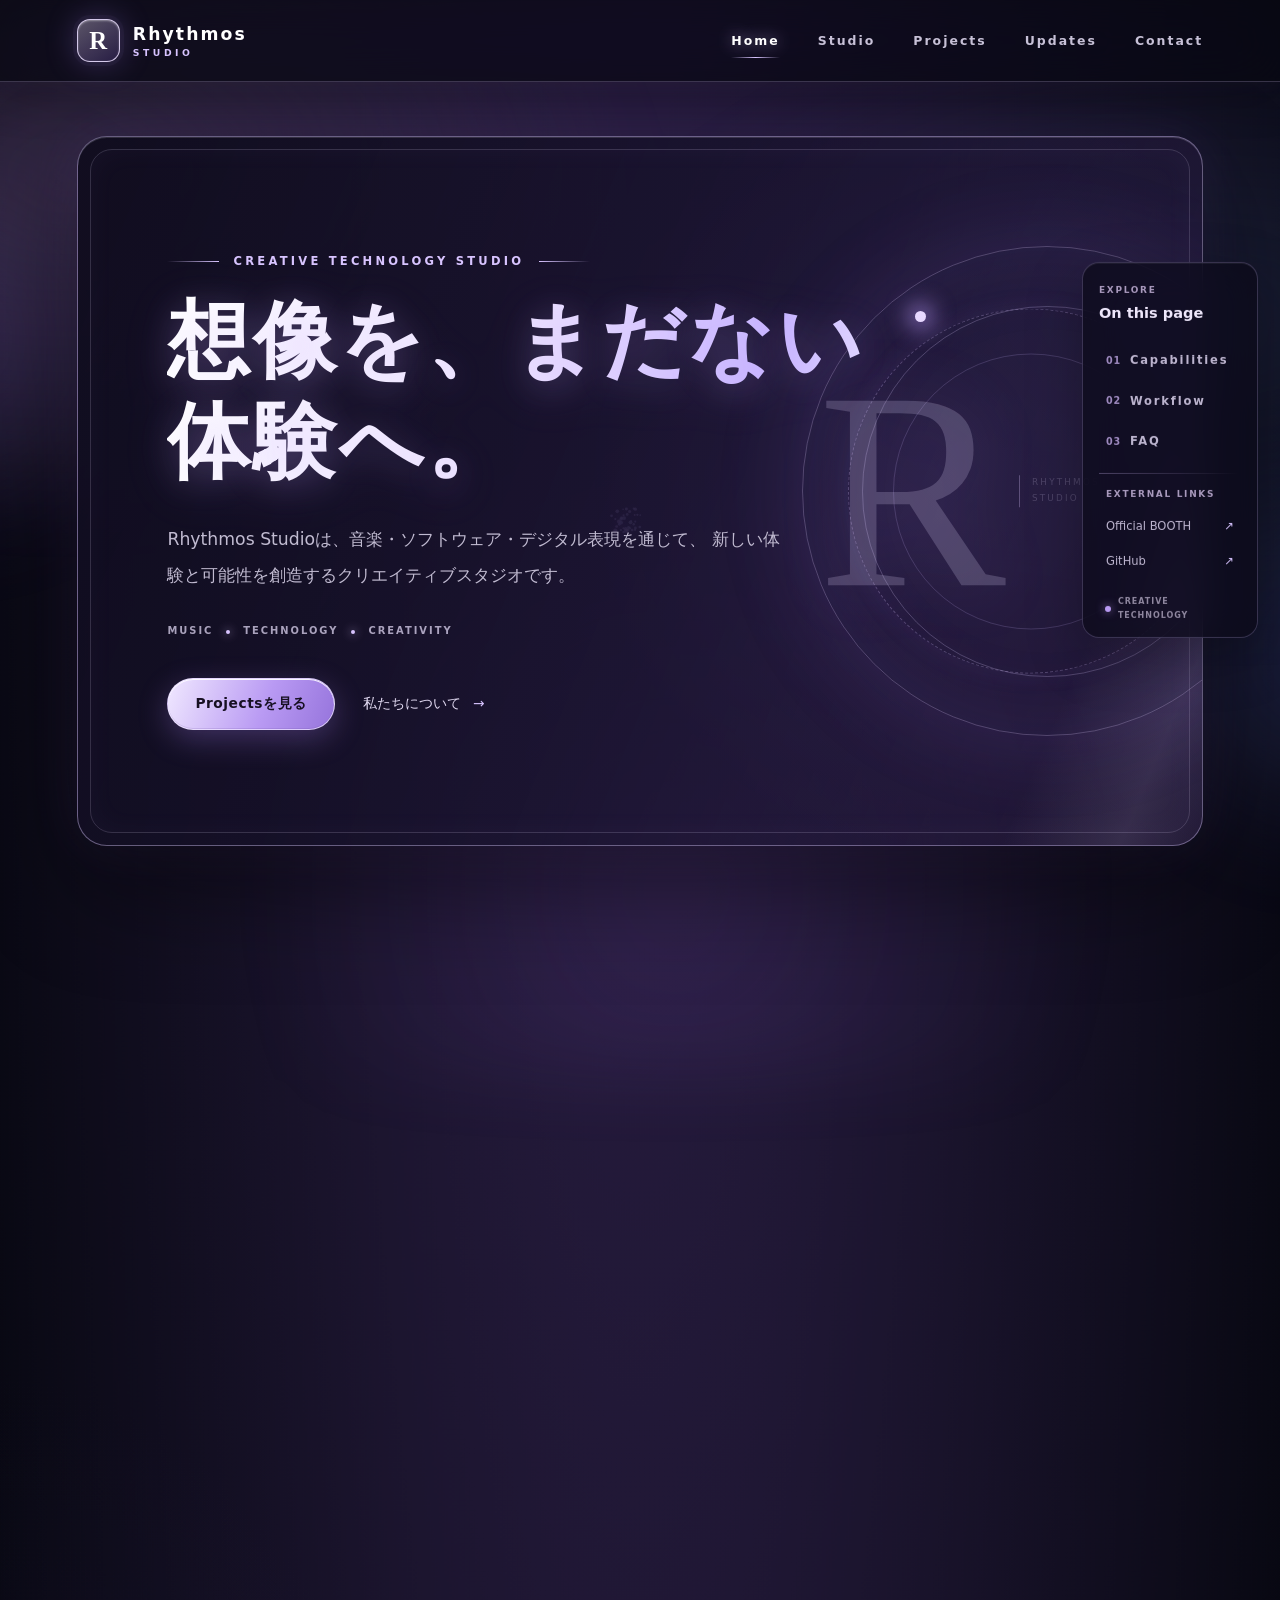
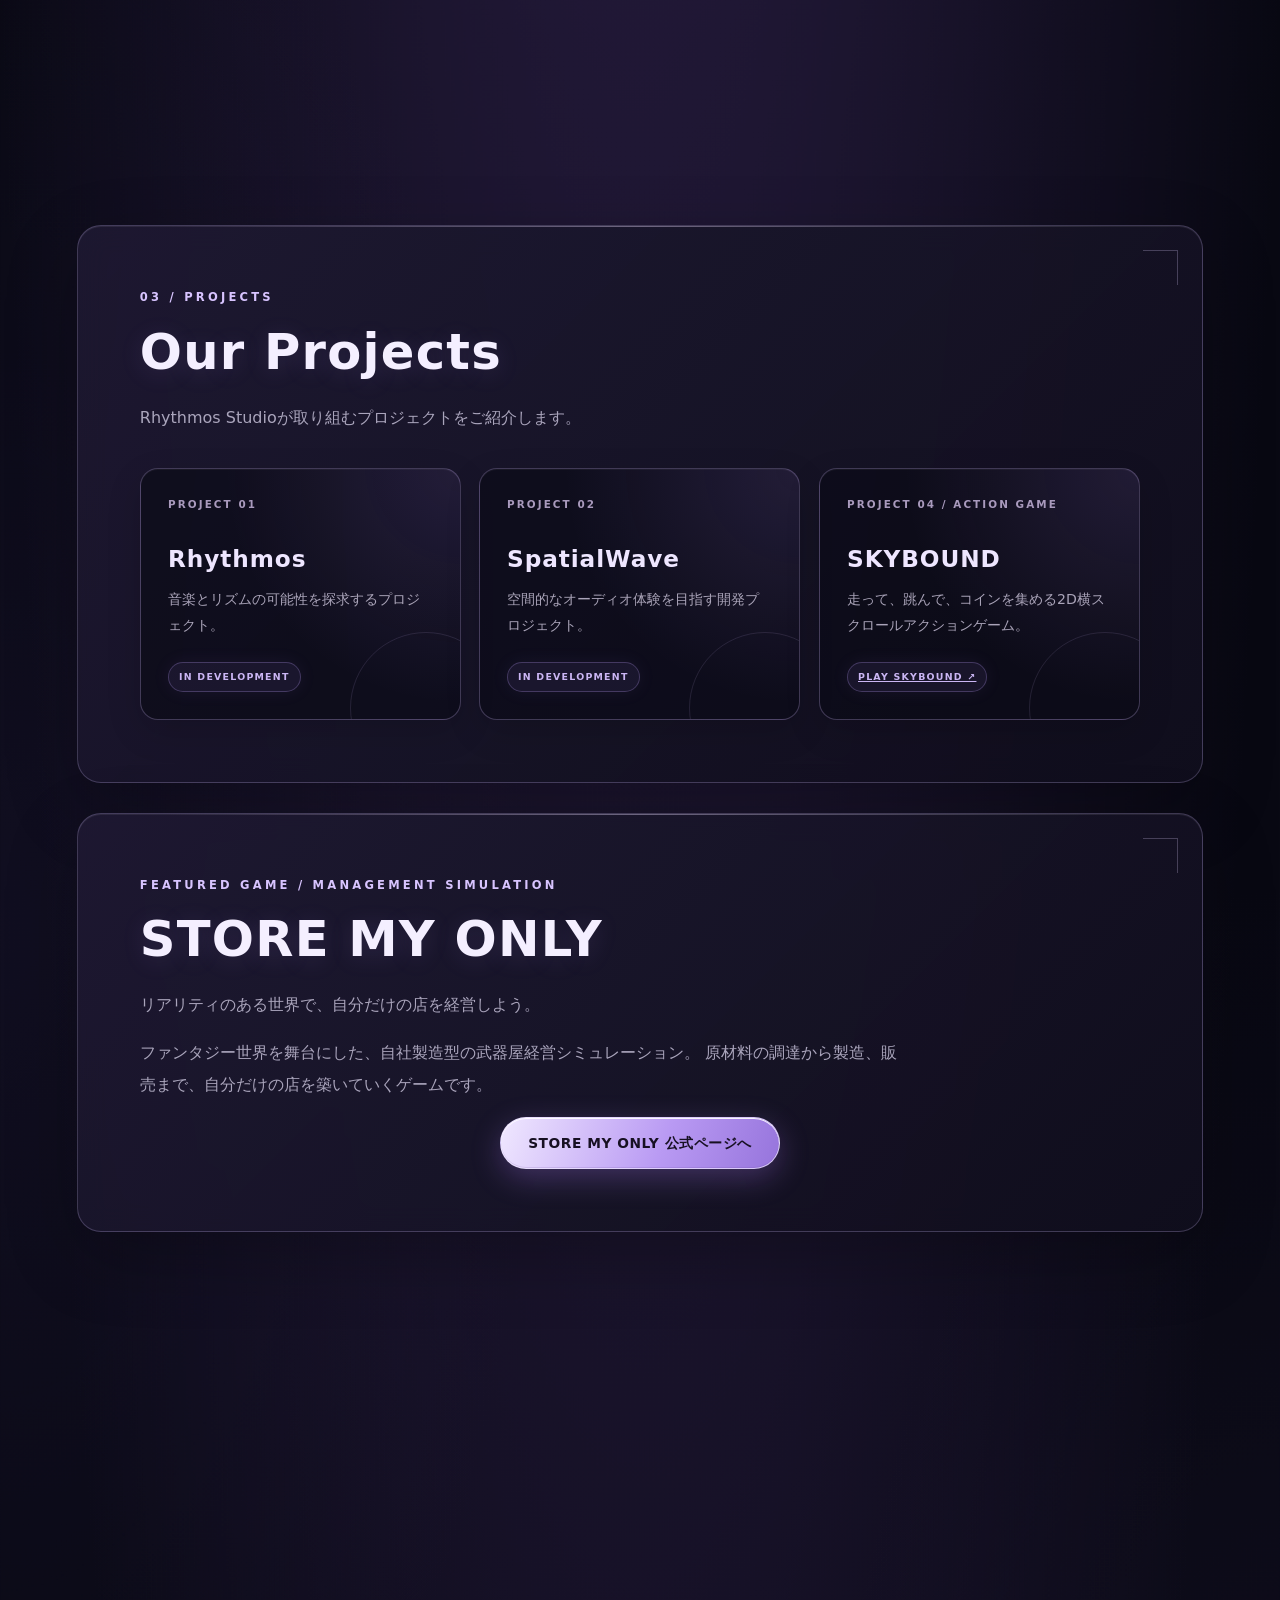
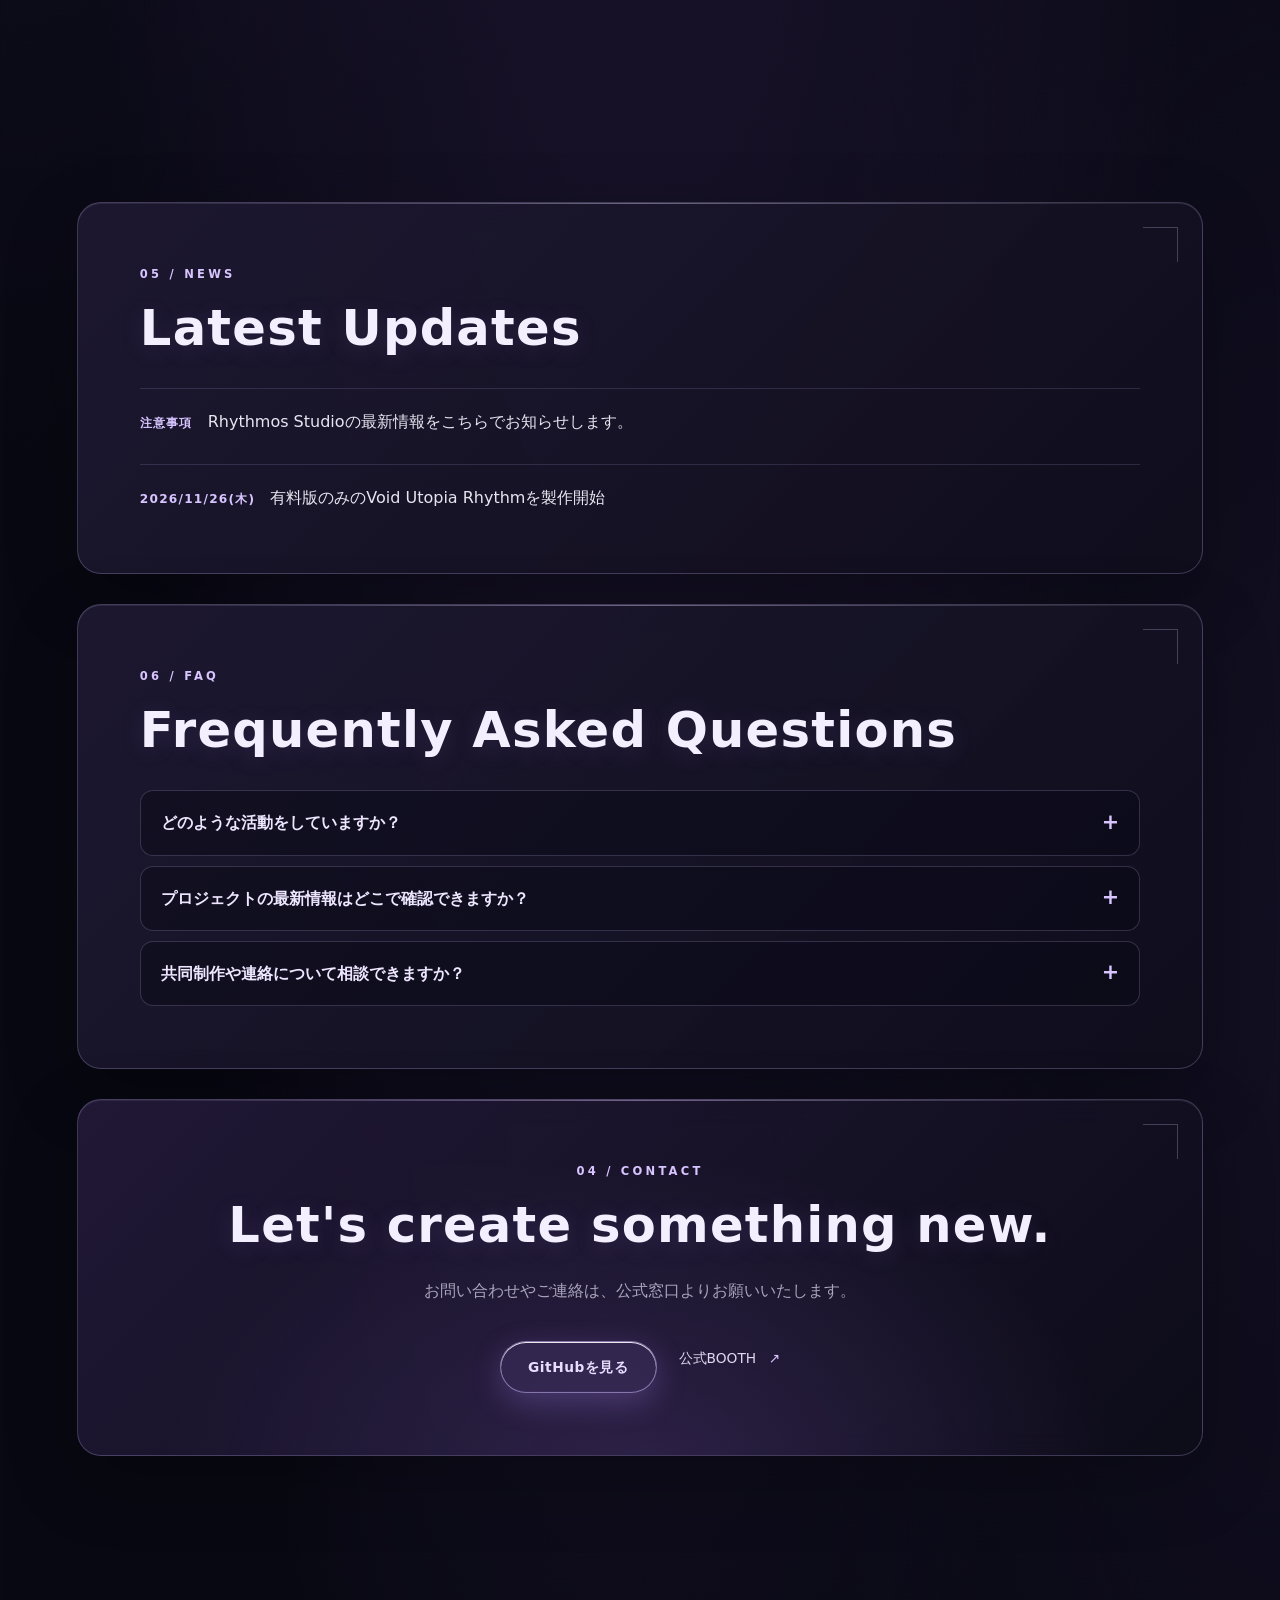
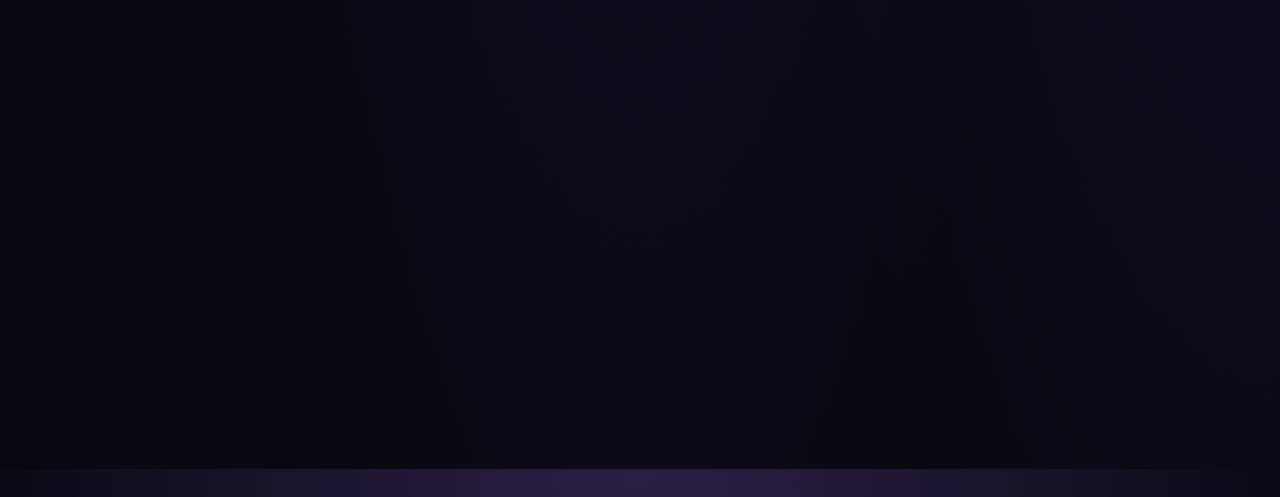
<file: index.html>
<!doctype html>
<html lang="ja">
<head>
  <meta charset="UTF-8">
  <meta name="viewport" content="width=device-width, initial-scale=1.0">
  <meta name="theme-color" content="#090914">
  <meta name="description" content="Rhythmos Studio - 音楽とテクノロジー、創造性をつなぐクリエイティブスタジオ。">
  <title>Rhythmos Studio | Official Website</title>
  <link rel="stylesheet" href="./css/style.css">
  <script src="./js/main.js" defer></script>
</head>
<body>
  <a class="skip-link" href="#main-content">コンテンツへスキップ</a>
  <div class="ambient-orb ambient-orb-one" aria-hidden="true"></div>
  <div class="ambient-orb ambient-orb-two" aria-hidden="true"></div>
  <header class="site-header">
    <a class="brand" href="#home" aria-label="Rhythmos Studio ホーム">
      <span class="brand-mark">R</span>
      <span class="brand-name">Rhythmos <small>STUDIO</small></span>
    </a>

    <nav aria-label="メインナビゲーション">
      <a href="#home">Home</a>
      <a href="#about">Studio</a>
      <a href="#projects">Projects</a>
      <a href="#news">Updates</a>
      <a href="#contact">Contact</a>
    </nav>
  </header>

  <aside class="site-aside" aria-label="ページ内ナビゲーション">
    <div class="aside-heading">
      <span class="aside-kicker">EXPLORE</span>
      <strong>On this page</strong>
    </div>
    <nav class="aside-nav" aria-label="ページ内目次">
      <a href="#fields"><span>01</span> Capabilities</a>
      <a href="#workflow"><span>02</span> Workflow</a>
      <a href="#faq"><span>03</span> FAQ</a>
    </nav>
    <div class="aside-divider"></div>
    <p class="aside-caption">EXTERNAL LINKS</p>
    <a class="aside-external" href="https://rhythmosstudio.booth.pm/" target="_blank" rel="noopener noreferrer">Official BOOTH <span aria-hidden="true">↗</span></a>
    <a class="aside-external" href="https://github.com/yusei82817" target="_blank" rel="noopener noreferrer">GitHub <span aria-hidden="true">↗</span></a>
    <div class="aside-bottom"><span class="aside-status-dot"></span> CREATIVE TECHNOLOGY</div>
  </aside>

  <main id="main-content">
    <section id="home" class="hero">
      <div class="hero-kicker"><span class="hero-kicker-line"></span><p class="eyebrow">CREATIVE TECHNOLOGY STUDIO</p><span class="hero-kicker-line"></span></div>
      <h2>想像を、まだない体験へ。</h2>
      <p class="hero-copy">
        Rhythmos Studioは、音楽・ソフトウェア・デジタル表現を通じて、
        新しい体験と可能性を創造するクリエイティブスタジオです。
      </p>
      <div class="hero-signature" aria-label="Rhythmos Studioの活動領域"><span>MUSIC</span><i></i><span>TECHNOLOGY</span><i></i><span>CREATIVITY</span></div>
      <div class="hero-actions">
        <a class="button" href="#projects">Projectsを見る</a>
        <a class="text-link" href="#about">私たちについて <span aria-hidden="true">→</span></a>
      </div>
      <div class="hero-visual-label" aria-hidden="true"><span>R</span><small>RHYTHMOS<br>STUDIO</small></div>
      <div class="hero-orbit orbit-one" aria-hidden="true"></div>
      <div class="hero-orbit orbit-two" aria-hidden="true"></div>
    </section>

    <section id="about" class="content-section section-framed">
      <p class="eyebrow">01 / ABOUT</p>
      <h2>Ideas into Experiences.</h2>
      <p>
        私たちは、技術と創造性の交差点からプロダクトやコンテンツを生み出します。
        一つひとつのアイデアを大切にし、企画から開発、表現まで幅広く挑戦します。
      </p>
    </section>

    <section id="fields" class="content-section section-framed">
      <p class="eyebrow">02 / CAPABILITIES</p>
      <h2>What We Create</h2>
      <p>音楽・ソフトウェア・デジタル表現。それぞれの領域を横断し、アイデアを形にしていきます。</p>
      <div class="capability-grid">
        <article class="capability-card">
          <span class="capability-index">A / MUSIC</span>
          <h3>Music & Sound</h3>
          <p>楽曲、サウンド、音楽体験の企画と制作。</p>
        </article>
        <article class="capability-card">
          <span class="capability-index">B / SOFTWARE</span>
          <h3>Software & Tools</h3>
          <p>Web技術を中心としたソフトウェアやツールの開発。</p>
        </article>
        <article class="capability-card">
          <span class="capability-index">C / DIGITAL</span>
          <h3>Digital Experiences</h3>
          <p>デザインとテクノロジーを組み合わせたデジタル表現。</p>
        </article>
      </div>
    </section>

    <section id="projects" class="content-section section-framed">
      <p class="eyebrow">03 / PROJECTS</p>
      <h2>Our Projects</h2>
      <p>Rhythmos Studioが取り組むプロジェクトをご紹介します。</p>
      <div class="project-grid">
        <article class="project-card">
          <span class="project-number">PROJECT 01</span>
          <h3>Rhythmos</h3>
          <p>音楽とリズムの可能性を探求するプロジェクト。</p>
          <span class="project-status">IN DEVELOPMENT</span>
        </article>
        <article class="project-card">
          <span class="project-number">PROJECT 02</span>
          <h3>SpatialWave</h3>
          <p>空間的なオーディオ体験を目指す開発プロジェクト。</p>
          <span class="project-status">IN DEVELOPMENT</span>
        </article>
        <article class="project-card">
          <span class="project-number">PROJECT 04 / ACTION GAME</span>
          <h3>SKYBOUND</h3>
          <p>走って、跳んで、コインを集める2D横スクロールアクションゲーム。</p>
          <a class="project-status" href="./games/side-scroll-action/">PLAY SKYBOUND ↗</a>
        </article>
      </div>
    </section>

    <section id="store-my-only" class="content-section section-framed">
      <p class="eyebrow">FEATURED GAME / MANAGEMENT SIMULATION</p>
      <h2>STORE MY ONLY</h2>
      <p class="store-my-only-tagline">リアリティのある世界で、自分だけの店を経営しよう。</p>
      <p>
        ファンタジー世界を舞台にした、自社製造型の武器屋経営シミュレーション。
        原材料の調達から製造、販売まで、自分だけの店を築いていくゲームです。
      </p>
      <div class="contact-actions">
        <a class="button" href="./games/Store-My-Only/">STORE MY ONLY 公式ページへ</a>
      </div>
    </section>

    <section id="workflow" class="content-section section-framed">
      <p class="eyebrow">04 / WORKFLOW</p>
      <h2>From Idea to Release.</h2>
      <p>アイデアを具体的な成果へつなげるための、基本的な制作プロセスです。</p>
      <ol class="workflow-list">
        <li><span>01</span><div><h3>Discover</h3><p>テーマや課題を整理し、目指す体験を明確にします。</p></div></li>
        <li><span>02</span><div><h3>Design</h3><p>企画・仕様・表現の方向性を組み立てます。</p></div></li>
        <li><span>03</span><div><h3>Develop</h3><p>必要な技術を選び、制作と検証を進めます。</p></div></li>
        <li><span>04</span><div><h3>Deliver</h3><p>成果を公開し、次の改善や挑戦へつなげます。</p></div></li>
      </ol>
      <p class="workflow-note">※掲載しているのは基本方針です。プロジェクトごとに進め方は異なります。</p>
    </section>

    <section id="news" class="content-section section-framed">
      <p class="eyebrow">05 / NEWS</p>
      <h2>Latest Updates</h2>
      <div class="news-item">
        <time datetime="">注意事項</time>
        <p>Rhythmos Studioの最新情報をこちらでお知らせします。</p>
      </div>
      
      <div class="news-item">
        <time datetime="">2026/11/26(木)</time>
        <p>有料版のみのVoid Utopia Rhythmを製作開始</p>
      </div>
    </section>

    <section id="faq" class="content-section section-framed">
      <p class="eyebrow">06 / FAQ</p>
      <h2>Frequently Asked Questions</h2>
      <div class="faq-list">
        <details>
          <summary>どのような活動をしていますか？</summary>
          <p>音楽、ソフトウェア、デジタル表現を中心に、企画・制作・開発に取り組んでいます。</p>
        </details>
        <details>
          <summary>プロジェクトの最新情報はどこで確認できますか？</summary>
          <p>このサイトのUpdatesおよび各プロジェクトの公開ページでお知らせします。</p>
        </details>
        <details>
          <summary>共同制作や連絡について相談できますか？</summary>
          <p>ご相談内容を整理のうえ、公式窓口または公開されている連絡先からご連絡ください。</p>
        </details>
      </div>
    </section>

    <section id="contact" class="contact-section section-framed">
      <p class="eyebrow">04 / CONTACT</p>
      <h2>Let's create something new.</h2>
      <p>お問い合わせやご連絡は、公式窓口よりお願いいたします。</p>
      <div class="contact-actions">
        <a class="button button-outline" href="https://github.com/yusei82817">GitHubを見る</a>
        <a class="text-link" href="https://rhythmosstudio.booth.pm/" target="_blank" rel="noopener noreferrer">公式BOOTH <span aria-hidden="true">↗</span></a>
      </div>
    </section>
  </main>

  <section class="booth-promo" aria-labelledby="booth-title">
    <div class="booth-promo-inner">
      <div class="booth-copy">
        <p class="eyebrow">OFFICIAL SHOP</p>
        <h2 id="booth-title">Find us on BOOTH.</h2>
        <p>Rhythmos Studioの作品・アイテムは、公式BOOTHショップでご覧いただけます。</p>
        <a class="button booth-button" href="https://rhythmosstudio.booth.pm/" target="_blank" rel="noopener noreferrer">
          BOOTHショップを見る <span aria-hidden="true">↗</span>
        </a>
      </div>
      <a class="booth-logo-link" href="https://rhythmosstudio.booth.pm/" target="_blank" rel="noopener noreferrer" aria-label="Rhythmos Studio公式BOOTHショップを新しいタブで開く">
        <span class="booth-logo" role="img" aria-label="BOOTH公式ロゴ"></span>
      </a>
    </div>
  </section>

  <footer class="site-footer">
    <a class="footer-brand" href="#home">Rhythmos Studio</a>
    <p>© <span id="year">2026</span> Rhythmos Studio. All rights reserved.</p>
    <a href="https://github.com/yusei82817/New-home-pages">Website Repository</a>
  </footer>
</body>
</html>
</file>
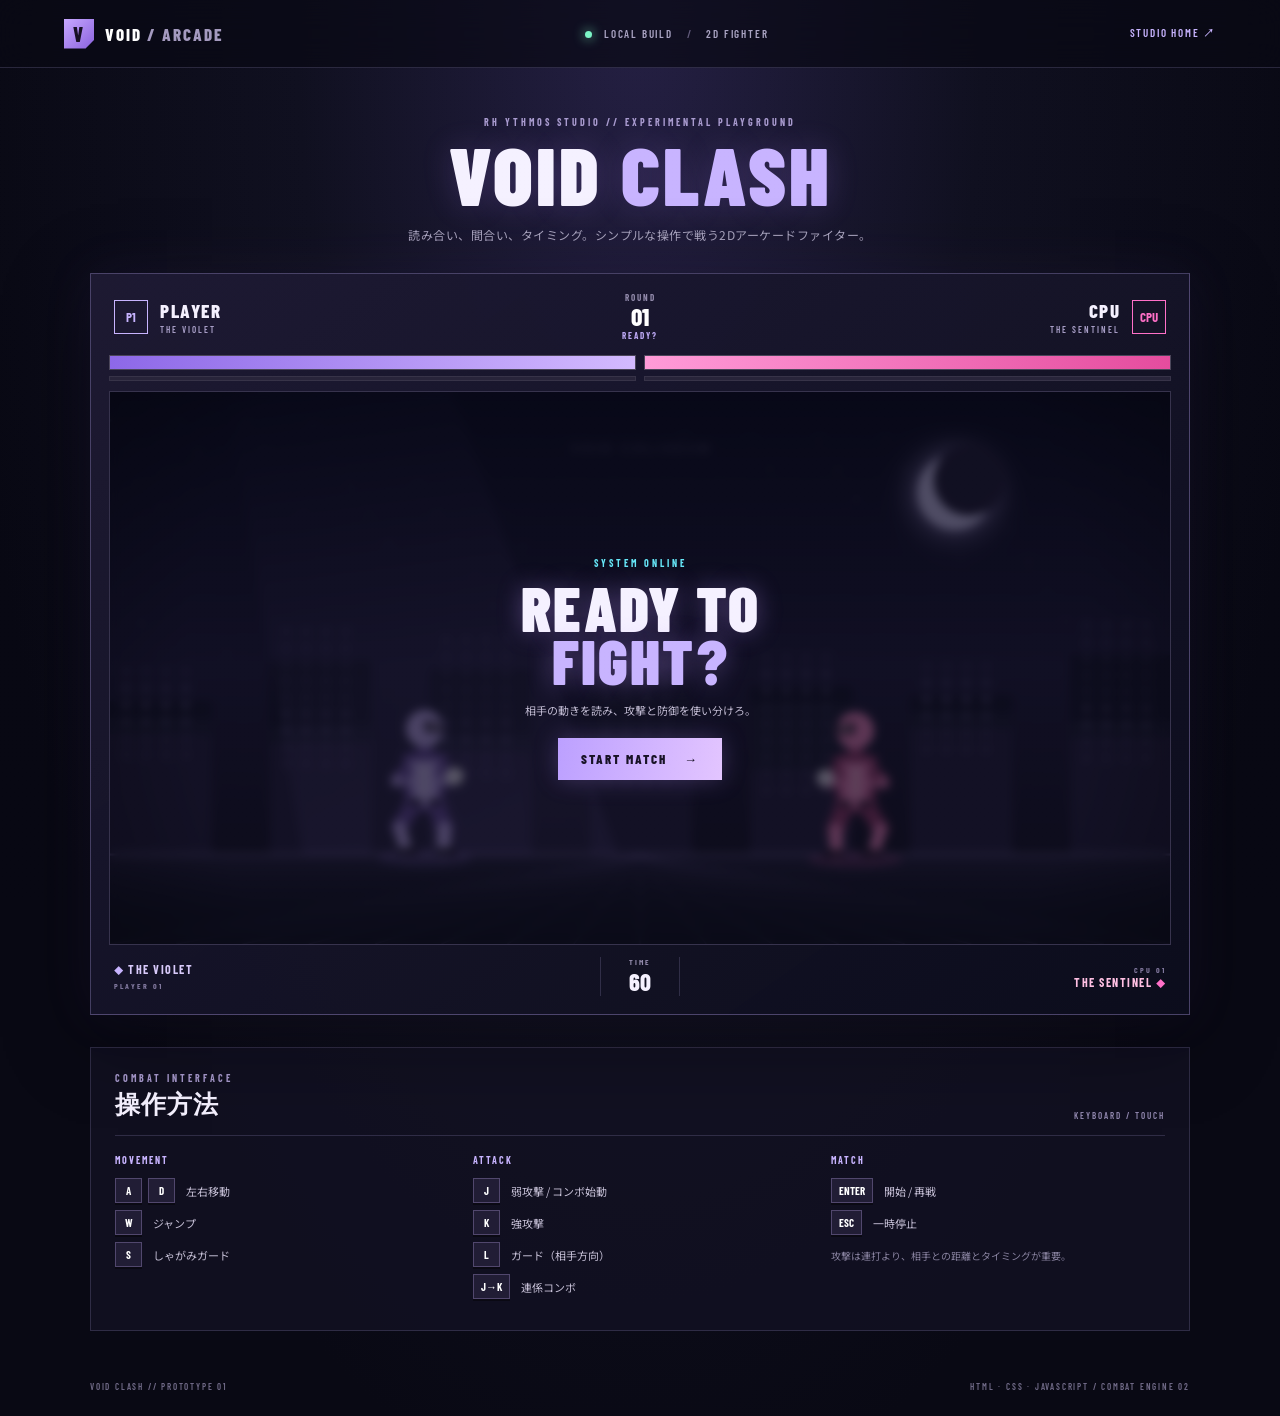
<file: games/index.html>
<!doctype html>
<html lang="ja">
<head>
  <meta charset="utf-8">
  <meta name="viewport" content="width=device-width, initial-scale=1, viewport-fit=cover">
  <meta name="theme-color" content="#0b0a18">
  <meta name="description" content="ブラウザで遊べる2D対戦格闘ゲーム。">
  <title>VOID CLASH // 2D FIGHTER</title>
  <link rel="stylesheet" href="./style.css">
  <script src="./game.js" defer></script>
</head>
<body>
  <div class="scanlines" aria-hidden="true"></div>
  <header class="topbar">
    <a class="brand" href="../index.html"><span class="brand-mark">V</span><span>VOID<span class="brand-muted"> / ARCADE</span></span></a>
    <div class="top-meta"><span class="live-dot"></span> LOCAL BUILD <span class="meta-divider">/</span> 2D FIGHTER</div>
    <a class="back-link" href="../index.html">STUDIO HOME ↗</a>
  </header>

  <main class="page-shell">
    <section class="intro">
      <p class="eyebrow">RH YTHMOS STUDIO // EXPERIMENTAL PLAYGROUND</p>
      <h1>VOID <span>CLASH</span></h1>
      <p class="intro-copy">読み合い、間合い、タイミング。シンプルな操作で戦う2Dアーケードファイター。</p>
    </section>

    <section class="game-panel" aria-label="ゲーム画面">
      <div class="match-header">
        <div class="fighter-label player-label"><span class="side-tag">P1</span><div><strong>PLAYER</strong><small>THE VIOLET</small></div></div>
        <div class="round-display"><span>ROUND</span><strong id="round-number">01</strong><small id="match-status">READY?</small></div>
        <div class="fighter-label enemy-label"><div><strong>CPU</strong><small>THE SENTINEL</small></div><span class="side-tag">CPU</span></div>
      </div>

      <div class="health-row">
        <div class="health-track player-track"><div class="health-fill" id="player-health"></div></div>
        <div class="health-track enemy-track"><div class="health-fill" id="enemy-health"></div></div>
      </div>
      <div class="meter-row"><div class="meter-track"><div id="player-meter" class="meter-fill"></div></div><div class="meter-track enemy-meter"><div id="enemy-meter" class="meter-fill"></div></div></div>

      <div class="canvas-wrap">
        <canvas id="arena" width="960" height="500" aria-label="格闘ゲームのアリーナ"></canvas>
        <div class="arena-overlay" id="arena-overlay">
          <div class="overlay-card">
            <p class="overlay-kicker">SYSTEM ONLINE</p>
            <h2 id="overlay-title">READY TO<br><span>FIGHT?</span></h2>
            <p id="overlay-copy">相手の動きを読み、攻撃と防御を使い分けろ。</p>
            <button id="start-button" class="primary-button">START MATCH <span>→</span></button>
          </div>
        </div>
        <div class="hit-flash" id="hit-flash" aria-hidden="true"></div>
        <div class="combat-callout" id="combat-callout" aria-live="polite"></div>
        <div class="round-banner" id="round-banner">ROUND <strong>01</strong></div>
      </div>

      <div class="match-footer">
        <div class="fighter-caption"><span class="caption-symbol">◆</span> THE VIOLET <small>PLAYER 01</small></div>
        <div class="timer-box"><span>TIME</span><strong id="timer">60</strong></div>
        <div class="fighter-caption right-caption"><small>CPU 01</small> THE SENTINEL <span class="caption-symbol">◆</span></div>
      </div>
    </section>

    <section class="control-deck">
      <div class="control-heading"><div><p class="eyebrow">COMBAT INTERFACE</p><h2>操作方法</h2></div><span class="control-note">KEYBOARD / TOUCH</span></div>
      <div class="control-grid">
        <div class="control-group">
          <h3>MOVEMENT</h3>
          <div class="key-row"><kbd>A</kbd><kbd>D</kbd><span>左右移動</span></div>
          <div class="key-row"><kbd>W</kbd><span>ジャンプ</span></div>
          <div class="key-row"><kbd>S</kbd><span>しゃがみガード</span></div>
        </div>
        <div class="control-group">
          <h3>ATTACK</h3>
          <div class="key-row"><kbd>J</kbd><span>弱攻撃 / コンボ始動</span></div>
          <div class="key-row"><kbd>K</kbd><span>強攻撃</span></div>
          <div class="key-row"><kbd>L</kbd><span>ガード（相手方向）</span></div>
          <div class="key-row"><kbd>J→K</kbd><span>連係コンボ</span></div>
        </div>
        <div class="control-group">
          <h3>MATCH</h3>
          <div class="key-row"><kbd>ENTER</kbd><span>開始 / 再戦</span></div>
          <div class="key-row"><kbd>ESC</kbd><span>一時停止</span></div>
          <p class="control-hint">攻撃は連打より、相手との距離とタイミングが重要。</p>
        </div>
      </div>
      <div class="touch-controls" aria-label="タッチ操作">
        <div class="touch-cluster movement-touch">
          <button data-key="a" aria-label="左へ移動">◀</button>
          <button data-key="w" aria-label="ジャンプ">▲</button>
          <button data-key="d" aria-label="右へ移動">▶</button>
          <button data-key="s" aria-label="しゃがむ">▼</button>
        </div>
        <div class="touch-cluster action-touch">
          <button data-key="l" class="guard-touch">GUARD</button>
          <button data-key="j" class="punch-touch">PUNCH</button>
          <button data-key="k" class="kick-touch">KICK</button>
        </div>
      </div>
    </section>

    <footer class="page-footer"><span>VOID CLASH // PROTOTYPE 01</span><span>HTML · CSS · JAVASCRIPT / COMBAT ENGINE 02</span></footer>
  </main>
</body>
</html>
</file>
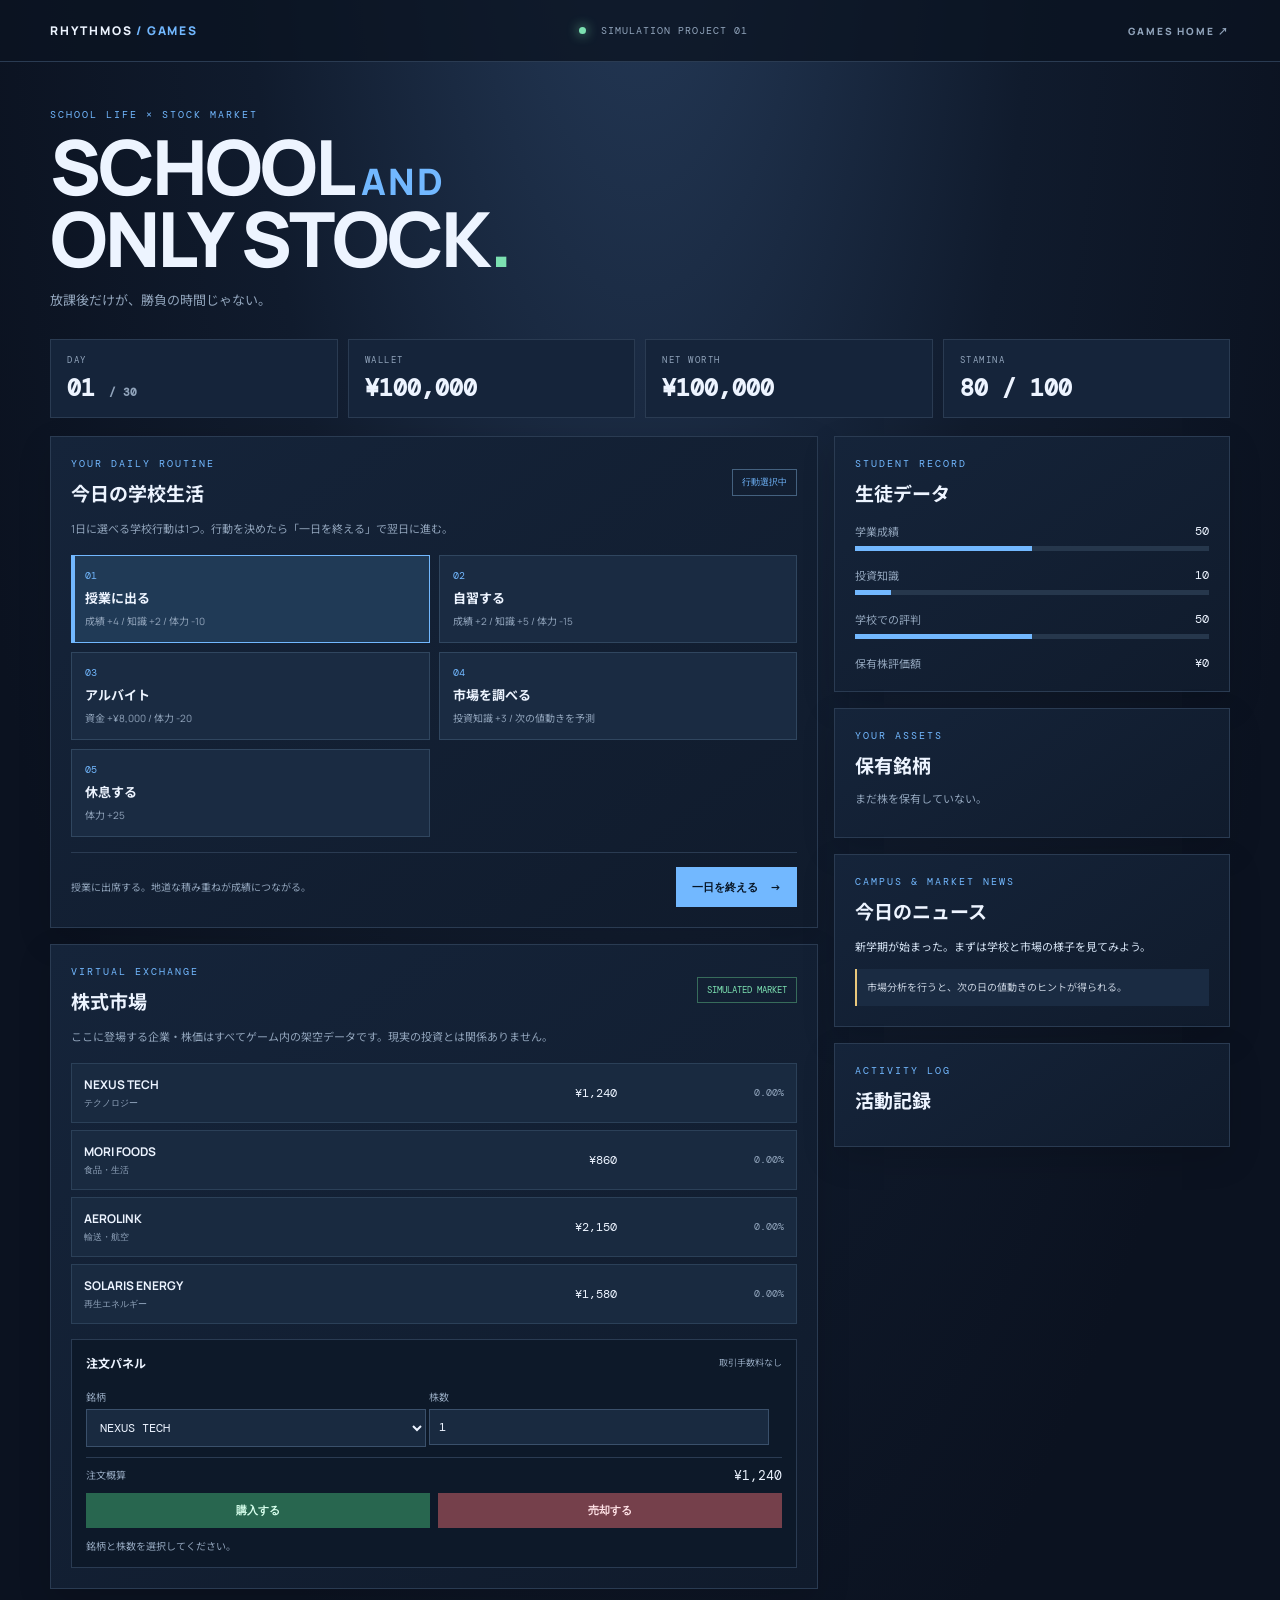
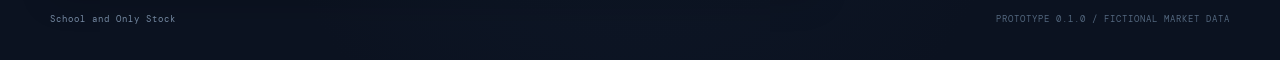
<file: games/school-and-only-stock/index.html>
<!doctype html>
<html lang="ja">
<head>
  <meta charset="utf-8">
  <meta name="viewport" content="width=device-width, initial-scale=1">
  <meta name="theme-color" content="#101a2d">
  <meta name="description" content="学校生活と株式投資を両立するシミュレーションゲーム。">
  <title>School and Only Stock</title>
  <link rel="stylesheet" href="./style.css">
  <script src="./game.js" defer></script>
</head>
<body>
  <header class="topbar">
    <a class="brand" href="../index.html">RHYTHMOS <span>/ GAMES</span></a>
    <div class="top-status"><i></i> SIMULATION PROJECT 01</div>
    <a class="back" href="../index.html">GAMES HOME ↗</a>
  </header>
  <main class="shell">
    <section class="hero">
      <p class="eyebrow">SCHOOL LIFE × STOCK MARKET</p>
      <h1>SCHOOL <em>AND</em><br>ONLY STOCK<span>.</span></h1>
      <p>放課後だけが、勝負の時間じゃない。</p>
    </section>

    <section class="dashboard">
      <div class="dash-item"><span>DAY</span><strong id="day">01 <small>/ 30</small></strong></div>
      <div class="dash-item"><span>WALLET</span><strong id="cash">¥100,000</strong></div>
      <div class="dash-item"><span>NET WORTH</span><strong id="networth">¥100,000</strong></div>
      <div class="dash-item"><span>STAMINA</span><strong id="stamina">80 / 100</strong></div>
    </section>

    <section class="layout">
      <div class="main-column">
        <section class="panel school-panel">
          <div class="section-head"><div><p class="eyebrow">YOUR DAILY ROUTINE</p><h2>今日の学校生活</h2></div><span class="pill" id="day-state">行動選択中</span></div>
          <p class="description">1日に選べる学校行動は1つ。行動を決めたら「一日を終える」で翌日に進む。</p>
          <div class="actions" id="actions">
            <button class="action-card selected" data-action="class"><b>01</b><strong>授業に出る</strong><span>成績 +4 / 知識 +2 / 体力 -10</span></button>
            <button class="action-card" data-action="study"><b>02</b><strong>自習する</strong><span>成績 +2 / 知識 +5 / 体力 -15</span></button>
            <button class="action-card" data-action="work"><b>03</b><strong>アルバイト</strong><span>資金 +¥8,000 / 体力 -20</span></button>
            <button class="action-card" data-action="research"><b>04</b><strong>市場を調べる</strong><span>投資知識 +3 / 次の値動きを予測</span></button>
            <button class="action-card" data-action="rest"><b>05</b><strong>休息する</strong><span>体力 +25</span></button>
          </div>
          <div class="action-bottom"><p id="action-note">授業に出席する。地道な積み重ねが成績につながる。</p><button class="primary" id="finish-day">一日を終える <span>→</span></button></div>
        </section>

        <section class="panel market-panel">
          <div class="section-head"><div><p class="eyebrow">VIRTUAL EXCHANGE</p><h2>株式市場</h2></div><span class="pill market-pill">SIMULATED MARKET</span></div>
          <p class="description">ここに登場する企業・株価はすべてゲーム内の架空データです。現実の投資とは関係ありません。</p>
          <div class="stock-list" id="stock-list"></div>
          <div class="trade-box">
            <div class="trade-title"><strong>注文パネル</strong><span>取引手数料なし</span></div>
            <label>銘柄<select id="trade-stock"></select></label>
            <label>株数<input id="trade-qty" type="number" min="1" step="1" value="1"></label>
            <div class="trade-estimate"><span>注文概算</span><strong id="trade-total">¥0</strong></div>
            <div class="trade-buttons"><button id="buy" class="buy">購入する</button><button id="sell" class="sell">売却する</button></div>
            <p id="trade-message" class="trade-message" aria-live="polite">銘柄と株数を選択してください。</p>
          </div>
        </section>
      </div>

      <aside class="side-column">
        <section class="panel profile-panel">
          <p class="eyebrow">STUDENT RECORD</p><h2>生徒データ</h2>
          <div class="stat"><span>学業成績</span><strong id="grade">50</strong><div class="bar"><i id="grade-bar"></i></div></div>
          <div class="stat"><span>投資知識</span><strong id="knowledge">10</strong><div class="bar"><i id="knowledge-bar"></i></div></div>
          <div class="stat"><span>学校での評判</span><strong id="reputation">50</strong><div class="bar"><i id="reputation-bar"></i></div></div>
          <div class="stat"><span>保有株評価額</span><strong id="holdings-value">¥0</strong></div>
        </section>
        <section class="panel portfolio-panel">
          <div class="section-head"><div><p class="eyebrow">YOUR ASSETS</p><h2>保有銘柄</h2></div></div>
          <div id="portfolio"><p class="empty">まだ株を保有していない。</p></div>
        </section>
        <section class="panel news-panel">
          <p class="eyebrow">CAMPUS & MARKET NEWS</p><h2>今日のニュース</h2>
          <p id="news">新学期が始まった。まずは学校と市場の様子を見てみよう。</p>
          <div class="forecast" id="forecast">市場分析を行うと、次の日の値動きのヒントが得られる。</div>
        </section>
        <section class="panel log-panel">
          <p class="eyebrow">ACTIVITY LOG</p><h2>活動記録</h2><ul id="log"><li>入学初日。所持金は¥100,000。</li></ul>
        </section>
      </aside>
    </section>

    <section class="result panel hidden" id="result">
      <p class="eyebrow">SCHOOL YEAR COMPLETE</p><h2>30日間の結果</h2><p id="result-copy"></p><strong id="final-score"></strong><button class="primary" id="restart">もう一度プレイする ↻</button>
    </section>
    <footer>School and Only Stock <span>PROTOTYPE 0.1.0 / FICTIONAL MARKET DATA</span></footer>
  </main>
</body>
</html>
</file>
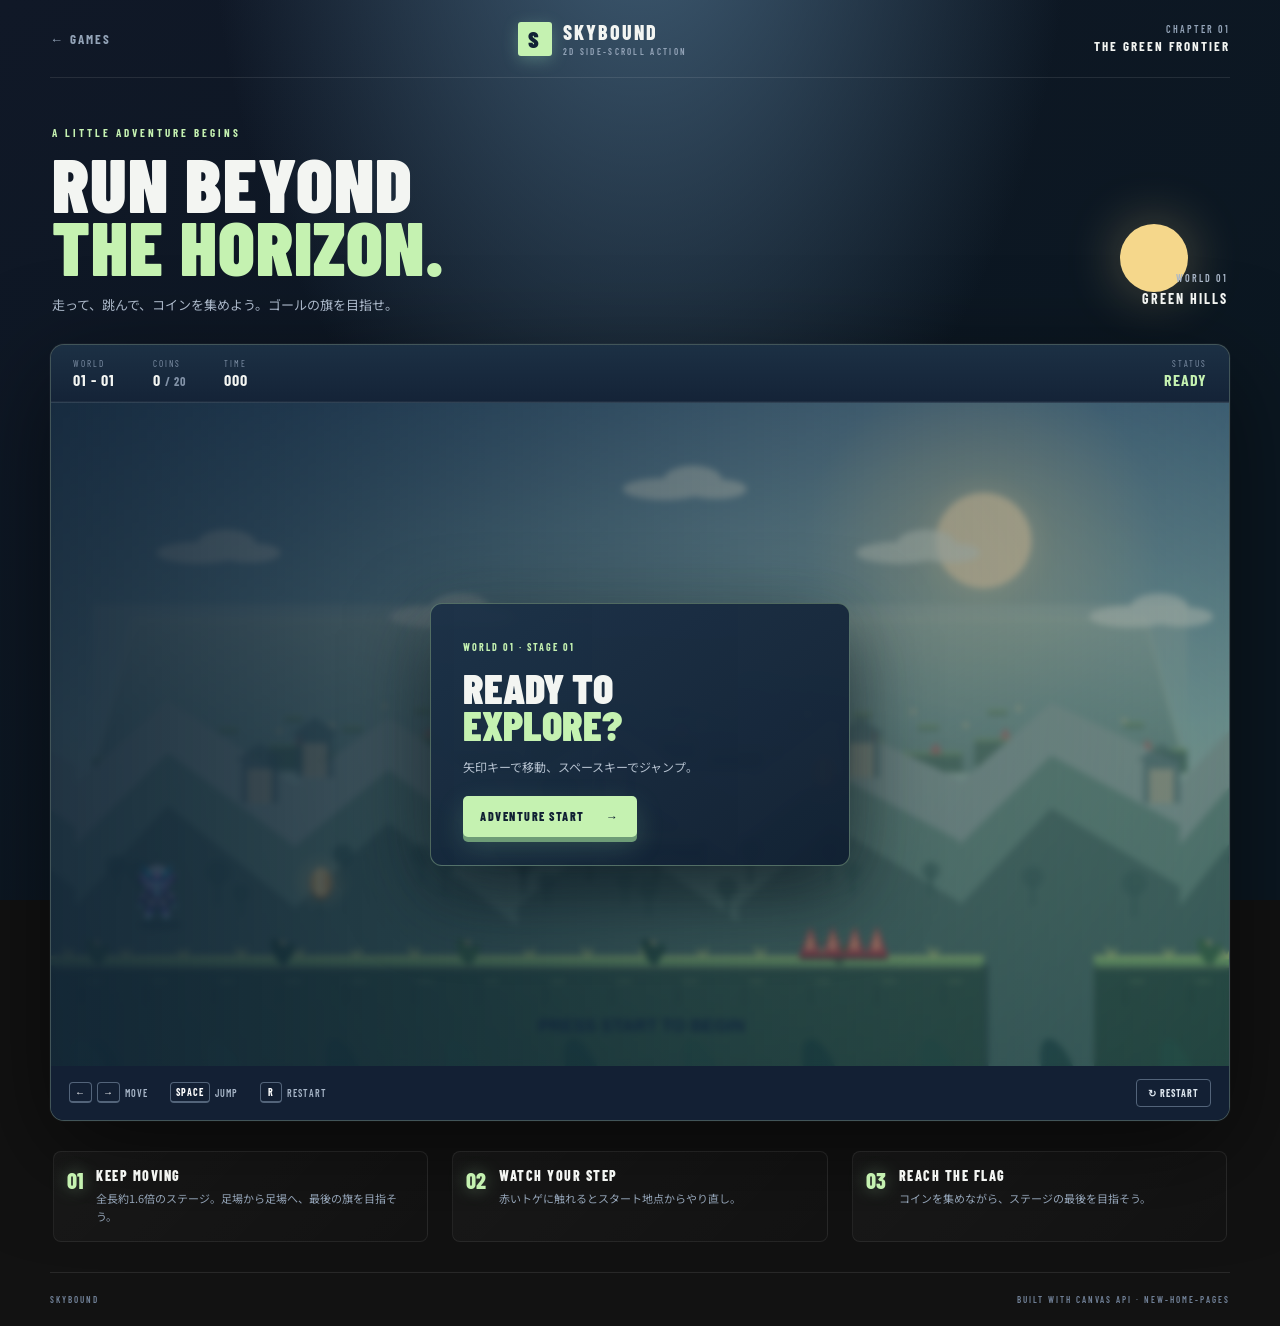
<file: games/side-scroll-action/index.html>
<!doctype html>
<html lang="ja">
<head>
  <meta charset="UTF-8">
  <meta name="viewport" content="width=device-width, initial-scale=1">
  <meta name="theme-color" content="#101827">
  <title>SKYBOUND - 2D ACTION</title>
  <link rel="stylesheet" href="./style.css">
  <script src="./game.js" defer></script>
</head>
<body>
  <main class="shell">
    <header class="topbar">
      <a class="back" href="../index.html">← GAMES</a>
      <div class="brand"><span class="brand-mark">S</span><span>SKYBOUND <small>2D SIDE-SCROLL ACTION</small></span></div>
      <div class="top-note">CHAPTER 01 <b>THE GREEN FRONTIER</b></div>
    </header>

    <section class="intro">
      <div>
        <p class="eyebrow">A LITTLE ADVENTURE BEGINS</p>
        <h1>RUN BEYOND<br><em>THE HORIZON.</em></h1>
        <p class="lead">走って、跳んで、コインを集めよう。ゴールの旗を目指せ。</p>
      </div>
      <div class="intro-side"><span class="sun"></span><span class="side-label">WORLD 01<br><strong>GREEN HILLS</strong></span></div>
    </section>

    <section class="game-panel" aria-label="ゲーム画面">
      <div class="hud">
        <div class="hud-item"><span>WORLD</span><strong>01 - 01</strong></div>
        <div class="hud-item"><span>COINS</span><strong id="coin-count">0 <i>/ 20</i></strong></div>
        <div class="hud-item"><span>TIME</span><strong id="timer">000</strong></div>
        <div class="hud-item status"><span>STATUS</span><strong id="status">READY</strong></div>
      </div>
      <div class="canvas-wrap">
        <canvas id="game" width="960" height="540" aria-label="横スクロールアクションゲーム"></canvas>
        <div class="overlay" id="overlay">
          <div class="overlay-card">
            <span class="overlay-kicker">WORLD 01 · STAGE 01</span>
            <h2 id="overlay-title">READY TO<br><em>EXPLORE?</em></h2>
            <p id="overlay-text">矢印キーで移動、スペースキーでジャンプ。</p>
            <button id="start-button">ADVENTURE START <span>→</span></button>
          </div>
        </div>
      </div>
      <div class="game-footer">
        <div class="controls"><span><kbd>←</kbd><kbd>→</kbd> MOVE</span><span><kbd>SPACE</kbd> JUMP</span><span><kbd>R</kbd> RESTART</span></div>
        <button class="restart" id="restart-button">↻ RESTART</button>
      </div>
    </section>

    <section class="bottom-grid">
      <article><span class="bottom-icon">01</span><div><h3>KEEP MOVING</h3><p>全長約1.6倍のステージ。足場から足場へ、最後の旗を目指そう。</p></div></article>
      <article><span class="bottom-icon">02</span><div><h3>WATCH YOUR STEP</h3><p>赤いトゲに触れるとスタート地点からやり直し。</p></div></article>
      <article><span class="bottom-icon">03</span><div><h3>REACH THE FLAG</h3><p>コインを集めながら、ステージの最後を目指そう。</p></div></article>
    </section>
    <footer class="footer"><span>SKYBOUND</span><span>BUILT WITH CANVAS API · NEW-HOME-PAGES</span></footer>
  </main>
</body>
</html>
</file>
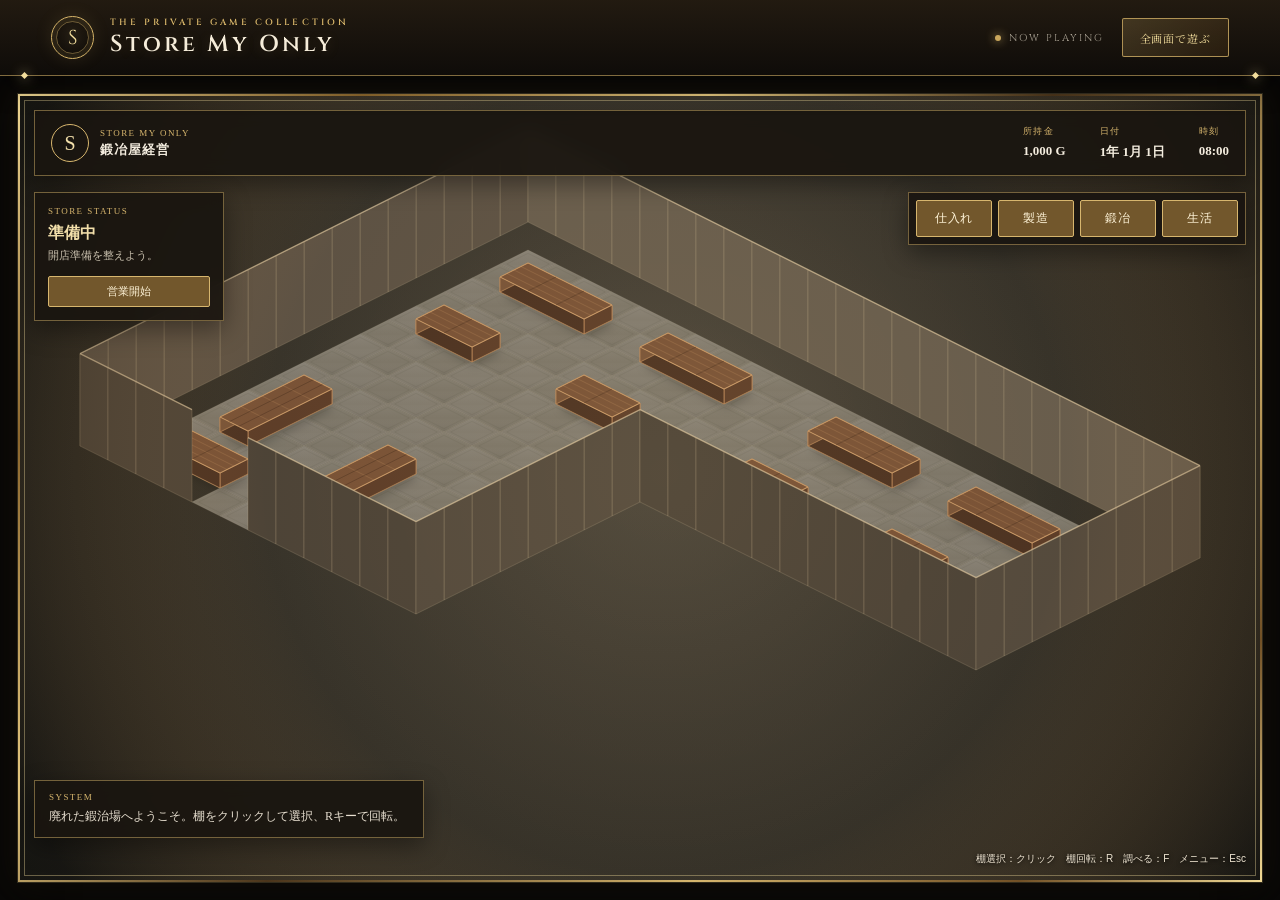
<file: games/Store-My-Only/frame.html>
<!DOCTYPE html>
<html lang="ja">
<head>
  <meta charset="UTF-8">
  <meta name="viewport" content="width=device-width, initial-scale=1.0">
  <meta name="theme-color" content="#090807">
  <meta name="description" content="Store My Only - Official Game Screen">
  <title>Store My Only | Game Lounge</title>
  <style>
    @import url('https://fonts.googleapis.com/css2?family=Cinzel:wght@500;600;700&family=Noto+Serif+JP:wght@400;500;600;700&display=swap');

    :root {
      color-scheme: dark;
      --gold: #d8b66a;
      --gold-light: #f4df9e;
      --gold-deep: #8c672d;
      --ink: #090807;
      --panel: #15110d;
      --ivory: #f6edda;
      font-family: "Noto Serif JP", "Yu Mincho", serif;
      background: var(--ink);
      color: var(--ivory);
    }

    * { box-sizing: border-box; }

    html, body {
      width: 100%;
      height: 100%;
      min-height: 0;
      margin: 0;
      overflow: hidden;
    }

    body {
      display: flex;
      flex-direction: column;
      background:
        radial-gradient(ellipse at 50% -35%, rgba(170, 125, 52, .22), transparent 58%),
        linear-gradient(135deg, #100d09 0%, #070605 52%, #171008 100%);
    }

    .game-header {
      position: relative;
      z-index: 2;
      min-height: 76px;
      flex: 0 0 76px;
      display: flex;
      align-items: center;
      justify-content: space-between;
      gap: 20px;
      padding: 0 clamp(16px, 4vw, 58px);
      background:
        linear-gradient(180deg, rgba(35, 27, 17, .98), rgba(15, 12, 9, .98));
      border-bottom: 1px solid rgba(216, 182, 106, .52);
      box-shadow: 0 8px 28px rgba(0, 0, 0, .45);
    }

    .game-header::before,
    .game-header::after {
      content: "";
      position: absolute;
      bottom: -3px;
      width: 5px;
      height: 5px;
      transform: rotate(45deg);
      background: var(--gold-light);
      box-shadow: 0 0 12px rgba(244, 223, 158, .8);
    }
    .game-header::before { left: 22px; }
    .game-header::after { right: 22px; }

    .brand {
      display: flex;
      align-items: center;
      min-width: 0;
      gap: 16px;
    }

    .brand-mark {
      position: relative;
      width: 43px;
      height: 43px;
      flex: 0 0 43px;
      display: grid;
      place-items: center;
      border: 1px solid var(--gold);
      border-radius: 50%;
      color: var(--gold-light);
      font-family: "Cinzel", serif;
      font-size: 20px;
      text-shadow: 0 0 12px rgba(244, 223, 158, .5);
      box-shadow: inset 0 0 0 4px rgba(216, 182, 106, .09), 0 0 18px rgba(216, 182, 106, .12);
    }

    .brand-mark::before {
      content: "";
      position: absolute;
      inset: 4px;
      border: 1px solid rgba(216, 182, 106, .45);
      border-radius: 50%;
    }

    .brand-copy { min-width: 0; }

    .eyebrow {
      display: block;
      margin-bottom: 3px;
      color: var(--gold);
      font-family: "Cinzel", serif;
      font-size: 9px;
      font-weight: 600;
      letter-spacing: .34em;
      text-transform: uppercase;
    }

    .game-title {
      margin: 0;
      overflow: hidden;
      color: var(--ivory);
      font-family: "Cinzel", "Noto Serif JP", serif;
      font-size: clamp(17px, 2vw, 23px);
      font-weight: 600;
      letter-spacing: .13em;
      line-height: 1.2;
      text-overflow: ellipsis;
      white-space: nowrap;
      text-shadow: 0 2px 14px rgba(216, 182, 106, .18);
    }

    .game-actions {
      display: flex;
      align-items: center;
      gap: 18px;
    }

    .game-status {
      display: inline-flex;
      align-items: center;
      gap: 8px;
      color: rgba(246, 237, 218, .65);
      font-family: "Cinzel", serif;
      font-size: 10px;
      letter-spacing: .2em;
      white-space: nowrap;
    }

    .game-status::before {
      content: "";
      width: 6px;
      height: 6px;
      border-radius: 50%;
      background: #c9a65c;
      box-shadow: 0 0 10px rgba(216, 182, 106, .9);
    }

    #fullscreen-button {
      min-height: 39px;
      padding: 0 17px;
      border: 1px solid rgba(216, 182, 106, .75);
      border-radius: 2px;
      background: linear-gradient(135deg, rgba(216, 182, 106, .2), rgba(91, 62, 26, .28));
      color: var(--gold-light);
      font-family: "Noto Serif JP", serif;
      font-size: 11px;
      letter-spacing: .08em;
      cursor: pointer;
      transition: background .2s ease, box-shadow .2s ease, border-color .2s ease;
    }

    #fullscreen-button:hover {
      border-color: var(--gold-light);
      background: linear-gradient(135deg, rgba(216, 182, 106, .34), rgba(91, 62, 26, .42));
      box-shadow: 0 0 18px rgba(216, 182, 106, .17), inset 0 0 12px rgba(216, 182, 106, .08);
    }

    #fullscreen-button:focus-visible {
      outline: 2px solid var(--gold-light);
      outline-offset: 3px;
    }

    #game-container {
      position: relative;
      flex: 1 1 auto;
      min-width: 0;
      min-height: 0;
      padding: clamp(8px, 1.5vw, 18px);
      background:
        radial-gradient(ellipse at center, rgba(108, 76, 33, .12), transparent 68%),
        #090807;
    }

    .game-frame-shell {
      position: relative;
      width: 100%;
      height: 100%;
      padding: 2px;
      background: linear-gradient(135deg, #f1d994 0%, #8c672d 17%, #e4c77e 34%, #4b351b 51%, #d6b66d 72%, #725126 88%, #f1d994 100%);
      box-shadow: 0 0 0 1px rgba(244, 223, 158, .16), 0 12px 42px rgba(0, 0, 0, .58), 0 0 30px rgba(175, 128, 54, .12);
    }

    .game-frame-shell::before {
      content: "";
      position: absolute;
      z-index: 1;
      inset: 6px;
      pointer-events: none;
      border: 1px solid rgba(244, 223, 158, .38);
    }

    #game-frame {
      position: relative;
      z-index: 0;
      display: block;
      width: 100%;
      height: 100%;
      border: 0;
      background: #050505;
    }

    body:fullscreen {
      width: 100%;
      height: 100%;
      background: var(--ink);
    }

    body:fullscreen #game-container {
      padding: 10px;
    }

    @media (max-width: 560px) {
      .game-header {
        min-height: 64px;
        flex-basis: 64px;
        gap: 8px;
        padding: 0 13px;
      }

      .brand { gap: 10px; }
      .brand-mark { width: 36px; height: 36px; flex-basis: 36px; font-size: 17px; }
      .eyebrow { font-size: 7px; letter-spacing: .22em; }
      .game-title { font-size: 15px; letter-spacing: .07em; }
      .game-actions { gap: 0; }
      .game-status { display: none; }
      #fullscreen-button { min-height: 35px; padding: 0 10px; font-size: 10px; }
      #game-container { padding: 7px; }
      .game-frame-shell::before { inset: 4px; }
    }

    @media (max-width: 360px) {
      .brand-mark { display: none; }
      .game-title { font-size: 13px; }
      #fullscreen-button { padding: 0 7px; }
    }
  </style>
</head>
<body>
  <header class="game-header">
    <div class="brand">
      <div class="brand-mark" aria-hidden="true">S</div>
      <div class="brand-copy">
        <span class="eyebrow">The Private Game Collection</span>
        <h1 class="game-title">Store My Only</h1>
      </div>
    </div>
    <div class="game-actions">
      <span class="game-status">NOW PLAYING</span>
      <button id="fullscreen-button" type="button" aria-label="ゲームを全画面表示">全画面で遊ぶ</button>
    </div>
  </header>

  <main id="game-container">
    <div class="game-frame-shell">
      <iframe
        id="game-frame"
        src="./game.html"
        title="Store My Only ゲーム画面"
        allow="fullscreen; autoplay"
        allowfullscreen
        loading="eager"
      ></iframe>
    </div>
  </main>

  <script>
    const fullscreenButton = document.getElementById("fullscreen-button");

    fullscreenButton.addEventListener("click", async () => {
      try {
        if (document.fullscreenElement) {
          await document.exitFullscreen();
        } else {
          await document.documentElement.requestFullscreen();
        }
      } catch (error) {
        console.error("全画面表示を切り替えられませんでした:", error);
      }
    });

    document.addEventListener("fullscreenchange", () => {
      const isFullscreen = Boolean(document.fullscreenElement);
      fullscreenButton.textContent = isFullscreen ? "通常表示に戻る" : "全画面で遊ぶ";
      fullscreenButton.setAttribute(
        "aria-label",
        isFullscreen ? "全画面表示を終了" : "ゲームを全画面表示"
      );
    });
  </script>
</body>
</html>
</file>
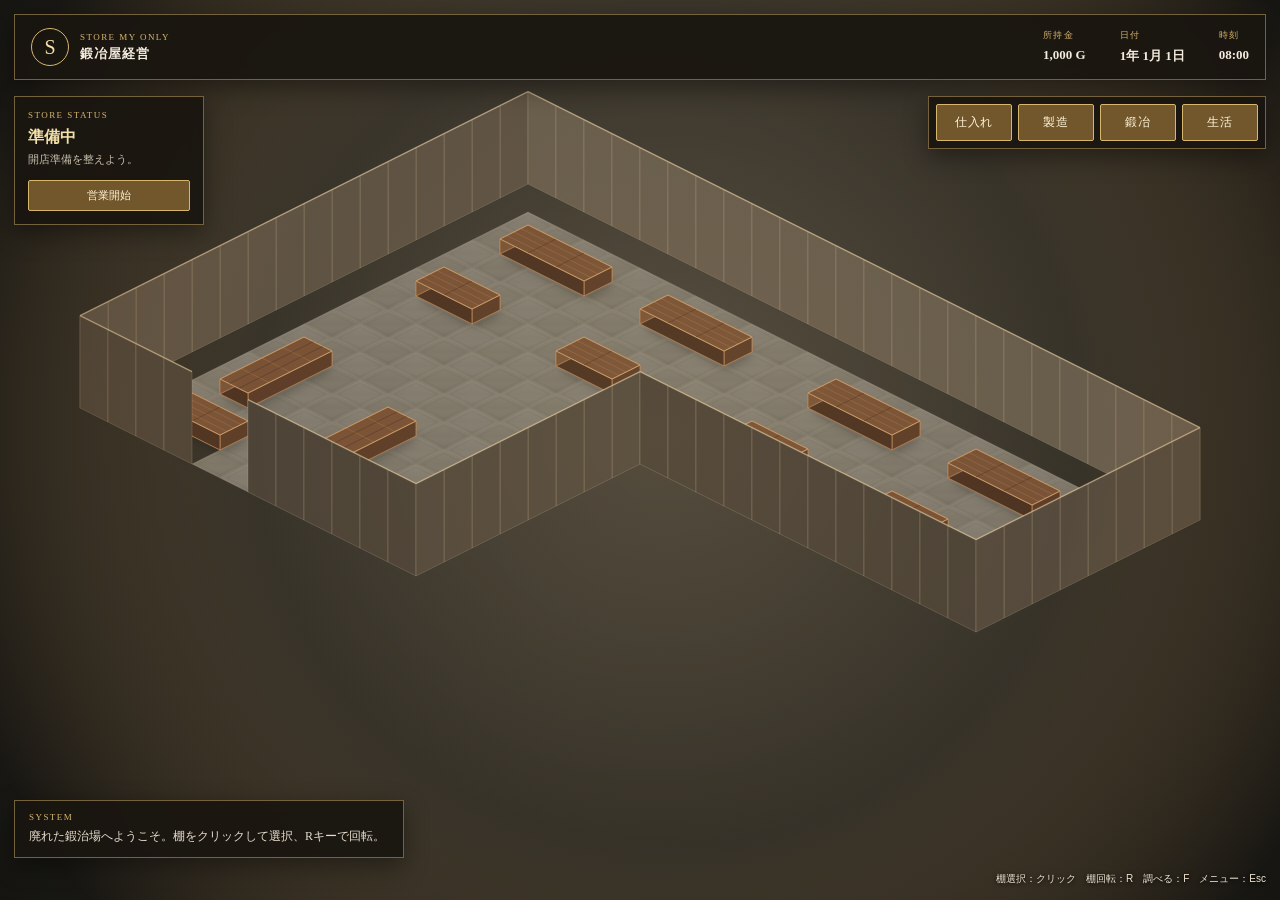
<file: games/Store-My-Only/game.html>
<!doctype html>
<html lang="ja">
<head>
  <meta charset="UTF-8">
  <meta name="viewport" content="width=device-width, initial-scale=1">
  <meta name="theme-color" content="#17130e">
  <meta name="description" content="Store My Only - Fantasy Shop Management Simulation">
  <title>Store My Only | Game</title>
  <link rel="stylesheet" href="./css/game.css">
</head>
<body>
  <main id="game-root" aria-label="Store My Only ゲーム画面">
    <canvas id="game-canvas" aria-label="ゲームワールド"></canvas>

    <section class="hud hud-top" aria-label="経営情報">
      <div class="hud-brand"><span class="brand-mark">S</span><div><small>STORE MY ONLY</small><strong>鍛冶屋経営</strong></div></div>
      <div class="status-group">
        <div class="status-item"><small>所持金</small><strong id="money-value">1,000 G</strong></div>
        <div class="status-item"><small>日付</small><strong id="date-value">1年 1月 1日</strong></div>
        <div class="status-item"><small>時刻</small><strong id="time-value">08:00</strong></div>
      </div>
    </section>

    <section class="hud shop-panel" aria-label="店舗情報">
      <small>STORE STATUS</small>
      <strong id="shop-status">準備中</strong>
      <span id="shop-description">開店準備を整えよう。</span>
      <button id="shop-toggle" type="button">営業開始</button>
    </section>

    <nav class="management-nav" aria-label="経営メニュー">
      <button type="button" data-screen="procurement">仕入れ</button>
      <button type="button" data-screen="manufacture">製造</button>
      <button type="button" data-screen="forge">鍛冶</button>
      <button type="button" data-screen="life">生活</button>
    </nav>

    <section id="management-screen" class="management-screen" aria-live="polite" hidden>
      <header class="management-header">
        <div><small id="screen-eyebrow">MANAGEMENT</small><h2 id="screen-title">仕入れ</h2></div>
        <button id="close-management" type="button" aria-label="画面を閉じる">×</button>
      </header>
      <div id="screen-content" class="screen-content"></div>
    </section>

    <section class="hud message-panel" aria-live="polite">
      <span class="message-label">SYSTEM</span>
      <p id="message-text">廃れた鍜治場へようこそ。棚をクリックして選択、Rキーで回転。</p>
    </section>

    <div class="control-hint" aria-hidden="true">棚選択：クリック　棚回転：R　調べる：F　メニュー：Esc</div>

    <section id="interaction-panel" class="interaction-panel" hidden>
      <div class="panel-heading"><small>INTERACTION</small><button id="close-panel" type="button" aria-label="閉じる">×</button></div>
      <h2 id="interaction-title">準備中</h2>
      <p id="interaction-description">この機能は今後追加されます。</p>
    </section>
  </main>
  <script src="./js/game.js" defer></script>
</body>
</html>
</file>
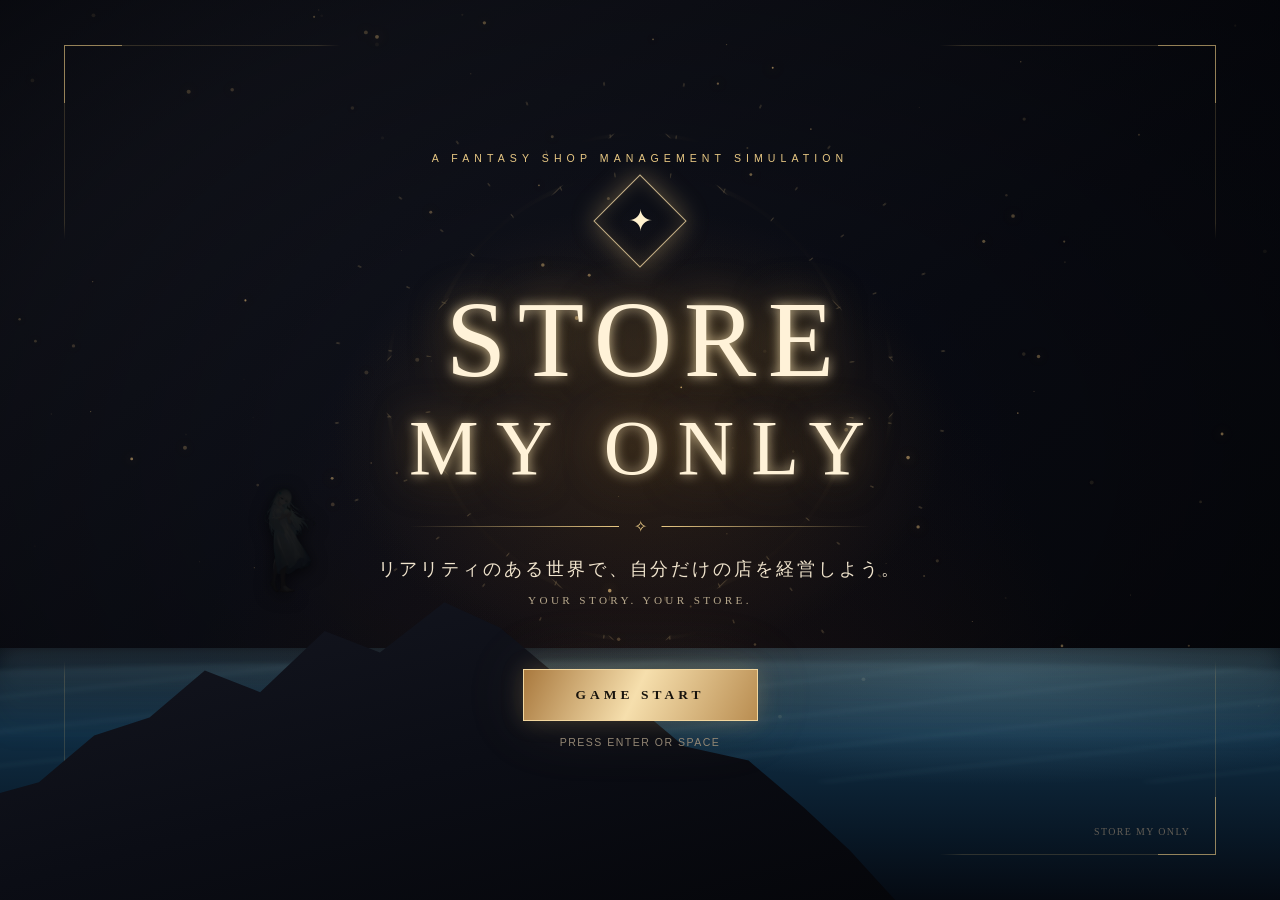
<file: games/Store-My-Only/op.html>
<!doctype html>
<html lang="ja">
<head>
  <meta charset="UTF-8">
  <meta name="viewport" content="width=device-width, initial-scale=1.0">
  <meta name="theme-color" content="#070910">
  <meta name="description" content="STORE MY ONLY - Opening">
  <title>STORE MY ONLY | Opening</title>
  <style>
    :root { color-scheme: dark; --gold:#e7c783; --pale:#fff1ce; }
    * { box-sizing: border-box; }
    html, body { width:100%; min-height:100%; margin:0; }
    body {
      min-height:100svh; overflow:hidden; color:#f8f0df;
      background:#070910;
      font-family:"Yu Gothic","Hiragino Kaku Gothic ProN",Meiryo,sans-serif;
    }
    .stage {
      position:relative; display:grid; min-height:100svh; place-items:center;
      overflow:hidden; isolation:isolate; padding:30px 20px;
      background:
        radial-gradient(ellipse at 50% 48%,rgba(116,79,34,.28),transparent 34%),
        radial-gradient(ellipse at 50% 110%,rgba(98,51,24,.25),transparent 55%),
        linear-gradient(145deg,#171923 0%,#090b13 54%,#05060a 100%);
    }
    #effects { position:absolute; inset:0; width:100%; height:100%; z-index:-1; }
    .fantasy-sea {
      position:absolute; left:0; right:0; bottom:0; z-index:0;
      height:28vh; min-height:150px; pointer-events:none; overflow:hidden;
      background:
        radial-gradient(ellipse at 78% 12%,rgba(129,184,205,.25),transparent 34%),
        linear-gradient(180deg,rgba(20,49,69,.18) 0%,#102d43 34%,#081725 75%,#050a12 100%);
    }
    .fantasy-sea::before {
      content:""; position:absolute; left:-12%; right:-12%; top:5%; height:48%;
      background:
        repeating-linear-gradient(174deg,transparent 0 17px,rgba(159,211,224,.13) 18px,transparent 20px 34px),
        linear-gradient(180deg,rgba(150,203,218,.12),transparent 70%);
      border-radius:50% 50% 0 0 / 18% 18% 0 0;
      filter:blur(2px); opacity:.85;
      animation:seaDrift 14s ease-in-out infinite alternate;
    }
    .fantasy-sea::after {
      content:""; position:absolute; left:0; right:0; top:0; height:38%;
      background:linear-gradient(180deg,rgba(188,219,221,.2),rgba(98,153,174,.08) 24%,transparent);
      filter:blur(12px);
    }
    @keyframes seaDrift { from{transform:translateX(-2%) translateY(0)} to{transform:translateX(2%) translateY(5px)} }
    .hill-character {
      position:absolute; z-index:2; left:calc(clamp(22%,32vw,35%) - min(40vw,168px));
      bottom:32vh; width:min(20vw,84px); height:auto;
      object-fit:contain; object-position:center bottom;
      pointer-events:none; user-select:none;
      filter:drop-shadow(0 3px 8px rgba(0,0,0,.65));
    }
    .hill-silhouette {
      position:absolute; left:-2%; bottom:-1px; z-index:1;
      width:min(72vw,950px); height:40vh; min-height:220px;
      pointer-events:none;
      background:linear-gradient(165deg,#171923 0%,#0b0d15 58%,#05060a 100%);
      clip-path:polygon(0 100%,0 72%,7% 67%,13% 54%,19% 49%,25% 36%,31% 42%,38% 25%,44% 31%,51% 17%,57% 24%,64% 39%,70% 42%,77% 57%,84% 61%,90% 74%,95% 86%,100% 100%);
      filter:drop-shadow(0 -2px 8px rgba(231,199,131,.13));
    }
    .hill-silhouette::before {
      content:""; position:absolute; inset:0;
      background:linear-gradient(180deg,rgba(231,199,131,.13),transparent 3%,transparent);
      clip-path:polygon(0 72%,7% 67%,13% 54%,19% 49%,25% 36%,31% 42%,38% 25%,44% 31%,51% 17%,57% 24%,64% 39%,70% 42%,77% 57%,84% 61%,90% 74%,95% 86%,100% 100%,95% 89%,90% 77%,84% 64%,77% 60%,70% 45%,64% 42%,57% 27%,51% 20%,44% 34%,38% 28%,31% 45%,25% 39%,19% 52%,13% 57%,7% 70%,0 75%);
    }
    .vignette { position:absolute; inset:0; z-index:-1; pointer-events:none;
      background:radial-gradient(ellipse,transparent 25%,rgba(0,0,0,.28) 72%,#030408 120%); }
    .light-beam {
      position:absolute; z-index:-1; top:-35%; left:-35%; width:24%; height:170%;
      opacity:0; transform:rotate(28deg);
      background:linear-gradient(90deg,transparent,rgba(255,231,178,.24),rgba(255,255,255,.78),rgba(255,220,148,.2),transparent);
      filter:blur(9px); animation:beamSweep 2.2s 1.35s ease-out forwards;
    }
    .sigil {
      position:absolute; z-index:-1; left:50%; top:43%; width:min(72vw,620px); aspect-ratio:1;
      border:1px solid rgba(232,194,120,.0); border-radius:50%;
      opacity:0; transform:translate(-50%,-50%) scale(.2) rotate(-70deg);
      background:
        repeating-conic-gradient(from 0deg,rgba(238,203,137,.0) 0deg 8deg,rgba(238,203,137,.55) 8.15deg 8.35deg,rgba(238,203,137,0) 8.5deg 15deg);
      mask:radial-gradient(circle,transparent 48%,#000 48.4% 49%,transparent 49.4% 57%,#000 57.4% 57.8%,transparent 58.2% 69%,#000 69.4% 69.8%,transparent 70.2%);
      animation:sigilReveal 2.5s .25s cubic-bezier(.15,.7,.2,1) forwards, sigilTurn 42s 2.8s linear infinite;
      filter:drop-shadow(0 0 12px rgba(231,199,131,.4));
    }
    .sigil::before,.sigil::after {
      content:""; position:absolute; inset:18%; border:1px solid rgba(238,203,137,.65);
      transform:rotate(45deg); box-shadow:0 0 22px rgba(231,199,131,.18);
    }
    .sigil::after { transform:rotate(0); inset:27%; border-color:rgba(238,203,137,.42); }
    .shockwave {
      position:absolute; z-index:-1; left:50%; top:43%; width:12px; aspect-ratio:1;
      border:2px solid rgba(255,232,180,.9); border-radius:50%;
      opacity:0; transform:translate(-50%,-50%);
      box-shadow:0 0 28px rgba(255,216,143,.7),inset 0 0 20px rgba(255,216,143,.3);
      animation:shockwave 1.35s 1.45s cubic-bezier(.08,.6,.18,1) forwards;
    }
    .frame {
      position:absolute; inset:5%; border:1px solid rgba(222,187,119,.18);
      clip-path:polygon(0 0,22% 0,24% 1px,76% 1px,78% 0,100% 0,100% 22%,calc(100% - 1px) 24%,calc(100% - 1px) 76%,100% 78%,100% 100%,78% 100%,76% calc(100% - 1px),24% calc(100% - 1px),22% 100%,0 100%,0 78%,1px 76%,1px 24%,0 22%);
      opacity:0; animation:frameIn 1.4s .5s ease forwards;
    }
    .corner { position:absolute; width:58px; height:58px; border-color:rgba(231,199,131,.65); border-style:solid; opacity:0; animation:cornerIn .8s 1s ease forwards; }
    .tl { top:5%; left:5%; border-width:1px 0 0 1px; }
    .tr { top:5%; right:5%; border-width:1px 1px 0 0; }
    .bl { bottom:5%; left:5%; border-width:0 0 1px 1px; }
    .br { bottom:5%; right:5%; border-width:0 1px 1px 0; }
    .content { width:min(1050px,100%); text-align:center; position:relative; z-index:1; }
    .eyebrow {
      margin:0 0 24px; color:var(--gold); font-size:.66rem; letter-spacing:.48em;
      opacity:0; transform:translateY(12px); animation:textIn .8s 1.55s ease forwards;
    }
    .crest {
      display:grid; place-items:center; width:66px; height:66px; margin:0 auto 27px;
      border:1px solid rgba(245,218,164,.8); color:var(--pale); font:1.9rem Georgia,serif;
      transform:rotate(45deg) scale(.2); opacity:0;
      box-shadow:0 0 26px rgba(235,198,127,.38),inset 0 0 18px rgba(235,198,127,.16);
      animation:crestPop .8s 1.65s cubic-bezier(.18,1.5,.35,1) forwards,crestPulse 3s 2.5s ease-in-out infinite;
    }
    .crest span { transform:rotate(-45deg); }
    h1 {
      margin:0; color:#fff2d8; font:500 clamp(2.2rem,8.5vw,7rem)/1.08 Georgia,"Times New Roman",serif;
      letter-spacing:.105em; text-indent:.105em; opacity:0; transform:scale(1.13);
      text-shadow:0 0 12px rgba(255,231,180,.8),0 0 42px rgba(224,174,91,.55),0 8px 32px #000;
      animation:logoReveal 1.2s 1.9s cubic-bezier(.15,.8,.2,1) forwards;
    }
    h1 .title-line { display:block; }
    h1 .title-line:last-child {
      margin-top:.1em;
      font-size:.72em;
      letter-spacing:.22em;
    }
    .title-rule {
      display:flex; align-items:center; justify-content:center; gap:15px;
      width:min(460px,75%); margin:26px auto 20px; color:var(--gold);
      opacity:0; animation:textIn .8s 2.6s ease forwards;
    }
    .title-rule::before,.title-rule::after { content:""; height:1px; flex:1; background:linear-gradient(90deg,transparent,var(--gold)); }
    .title-rule::after { transform:scaleX(-1); }
    .tagline {
      margin:0; color:#f0e4cd; font-size:clamp(.88rem,2.2vw,1.15rem);
      letter-spacing:.16em; opacity:0; transform:translateY(10px);
      animation:textIn .8s 2.85s ease forwards;
    }
    .subline { margin:13px 0 0; color:#b8a98d; font:.7rem Georgia,serif; letter-spacing:.3em;
      opacity:0; animation:textIn .8s 3.05s ease forwards; }
    .start-area { margin-top:clamp(42px,7vh,76px); opacity:0; transform:translateY(15px);
      animation:textIn .8s 3.45s ease forwards; }
    .start-button {
      position:relative; min-width:235px; padding:17px 40px; overflow:hidden;
      border:1px solid #f2d69e; color:#17130d;
      background:linear-gradient(115deg,#a9793e,#f6dfad 48%,#b98d51);
      box-shadow:0 0 22px rgba(229,190,119,.22),0 0 70px rgba(229,190,119,.1);
      cursor:pointer; font:700 .84rem Georgia,serif; letter-spacing:.3em;
      transition:transform .25s,filter .25s,box-shadow .25s;
    }
    .start-button::after { content:""; position:absolute; inset:-80% auto -80% -40%; width:25%;
      background:rgba(255,255,255,.55); filter:blur(9px); transform:rotate(20deg);
      animation:buttonShine 4s 4s ease-in-out infinite; }
    .start-button:hover { transform:translateY(-4px) scale(1.025); filter:brightness(1.12);
      box-shadow:0 8px 38px rgba(229,190,119,.42); }
    .start-button:focus-visible { outline:2px solid white; outline-offset:5px; }
    .button-caption { margin:15px 0 0; color:#918675; font-size:.66rem; letter-spacing:.14em; }
    .back-link { position:absolute; bottom:7%; left:50%; color:#9b9386; font-size:.7rem;
      letter-spacing:.1em; text-decoration:none; transform:translateX(-50%); transition:color .2s; }
    .back-link:hover { color:var(--pale); }
    .version { position:absolute; z-index:3; right:7%; bottom:7%; color:#625d55; font:.62rem Georgia,serif; letter-spacing:.14em; }
    .fade-out { animation:fadeOut .55s ease forwards; pointer-events:none; }
    @keyframes sigilReveal { 0%{opacity:0;transform:translate(-50%,-50%) scale(.2) rotate(-70deg)} 65%{opacity:.75} 100%{opacity:.34;transform:translate(-50%,-50%) scale(1) rotate(0)} }
    @keyframes sigilTurn { to{transform:translate(-50%,-50%) scale(1) rotate(360deg)} }
    @keyframes shockwave { 0%{opacity:0; width:12px} 12%{opacity:.9} 100%{opacity:0;width:min(125vw,1500px)} }
    @keyframes beamSweep { 0%{left:-35%;opacity:0} 20%{opacity:.9} 100%{left:135%;opacity:0} }
    @keyframes frameIn { to{opacity:1} }
    @keyframes cornerIn { from{opacity:0;transform:scale(.5)} to{opacity:.85;transform:scale(1)} }
    @keyframes crestPop { to{opacity:1;transform:rotate(45deg) scale(1)} }
    @keyframes crestPulse { 50%{box-shadow:0 0 42px rgba(235,198,127,.58),inset 0 0 24px rgba(235,198,127,.22)} }
    @keyframes logoReveal { 0%{opacity:0;filter:blur(16px);transform:scale(1.13);letter-spacing:.28em} 55%{opacity:1} 100%{opacity:1;filter:blur(0);transform:scale(1);letter-spacing:.105em} }
    @keyframes textIn { to{opacity:1;transform:translateY(0)} }
    @keyframes buttonShine { 0%,65%{left:-40%} 85%,100%{left:130%} }
    @keyframes fadeOut { to{opacity:0;transform:scale(1.04);filter:blur(9px)} }
    @media(max-width:600px) {
      .stage { padding:24px 16px; }
      .frame { inset:4%; }
      .corner { width:32px; height:32px; }
      .tl,.tr { top:4%; } .bl,.br { bottom:4%; }
      .tl,.bl { left:4%; } .tr,.br { right:4%; }
      .eyebrow { font-size:.54rem; letter-spacing:.28em; }
      .crest { width:54px; height:54px; font-size:1.5rem; }
      .tagline { letter-spacing:.07em; }
      .sigil { width:105vw; }
      .fantasy-sea { height:25vh; min-height:130px; }
      .hill-character { left:max(2%,calc(27% - min(40vw,168px))); bottom:32vh; width:min(20vw,84px); }
      .back-link { bottom:5%; font-size:.62rem; white-space:nowrap; }
      .version { display:none; }
    }
    @media(prefers-reduced-motion:reduce) {
      *,*::before,*::after { animation-duration:.01ms!important; animation-delay:0ms!important; animation-iteration-count:1!important; transition-duration:.01ms!important; }
      .content,.eyebrow,.crest,h1,.title-rule,.tagline,.subline,.start-area,.frame,.corner { opacity:1; transform:none; filter:none; }
    }
  </style>
</head>
<body>
  <main class="stage" id="stage">
    <canvas id="effects" aria-hidden="true"></canvas>
    <div class="sigil" aria-hidden="true"></div>
    <div class="shockwave" aria-hidden="true"></div>
    <div class="light-beam" aria-hidden="true"></div>
    <div class="fantasy-sea" aria-hidden="true"></div>
    <div class="hill-silhouette" aria-hidden="true"></div>
    <img class="hill-character" src="./assets/リーナ_Dark.png" alt="" aria-hidden="true">
    <div class="vignette" aria-hidden="true"></div>
    <div class="frame" aria-hidden="true"></div>
    <span class="corner tl" aria-hidden="true"></span>
    <span class="corner tr" aria-hidden="true"></span>
    <span class="corner bl" aria-hidden="true"></span>
    <span class="corner br" aria-hidden="true"></span>

    <section class="content" aria-labelledby="game-title">
      <p class="eyebrow">A FANTASY SHOP MANAGEMENT SIMULATION</p>
      <div class="crest" aria-hidden="true"><span>✦</span></div>
      <h1 id="game-title"><span class="title-line">STORE</span><span class="title-line">MY ONLY</span></h1>
      <div class="title-rule" aria-hidden="true">✧</div>
      <p class="tagline">リアリティのある世界で、自分だけの店を経営しよう。</p>
      <p class="subline">YOUR STORY. YOUR STORE.</p>
      <div class="start-area">
        <button class="start-button" id="start-button" type="button">GAME START</button>
        <p class="button-caption">PRESS ENTER OR SPACE</p>
      </div>
    </section>

    <a class="back-link" href="./index.html">← BACK TO OFFICIAL WEBSITE</a>
    <span class="version">STORE MY ONLY</span>
  </main>

  <script>
    (() => {
      const stage = document.getElementById("stage");
      const startButton = document.getElementById("start-button");
      const canvas = document.getElementById("effects");
      const ctx = canvas.getContext("2d");
      const reduced = window.matchMedia("(prefers-reduced-motion: reduce)").matches;
      let particles = [], w = 0, h = 0, frame = 0;

      function resize() {
        const ratio = Math.min(window.devicePixelRatio || 1, 1.5);
        w = innerWidth; h = innerHeight;
        canvas.width = Math.floor(w * ratio);
        canvas.height = Math.floor(h * ratio);
        ctx.setTransform(ratio, 0, 0, ratio, 0, 0);
        particles = Array.from({length:Math.min(125,Math.floor(w/9))}, () => ({
          x:Math.random()*w, y:Math.random()*h,
          r:Math.random()*1.8+.35, vy:Math.random()*1.15+.25,
          vx:(Math.random()-.5)*.55, a:Math.random()*.65+.15,
          twinkle:Math.random()*Math.PI*2
        }));
      }

      function draw() {
        ctx.clearRect(0,0,w,h);
        for (const p of particles) {
          p.y -= p.vy; p.x += p.vx; p.twinkle += .035;
          if (p.y < -5) { p.y=h+5; p.x=Math.random()*w; }
          if (p.x < -5) p.x=w+5;
          if (p.x > w+5) p.x=-5;
          const alpha = p.a*(.65+.35*Math.sin(p.twinkle));
          ctx.beginPath(); ctx.arc(p.x,p.y,p.r,0,Math.PI*2);
          ctx.fillStyle = `rgba(255,211,137,${alpha})`;
          ctx.shadowBlur = 12; ctx.shadowColor = "rgba(255,196,105,.8)"; ctx.fill();
        }
        ctx.shadowBlur=0;
        frame=requestAnimationFrame(draw);
      }

      function startGame() {
        if (stage.classList.contains("fade-out")) return;
        stage.classList.add("fade-out");
        setTimeout(() => { location.href="./frame.html"; }, reduced ? 0 : 550);
      }

      startButton.addEventListener("click",startGame);
      addEventListener("keydown",event => {
        if ((event.code==="Enter" || event.code==="Space") &&
            !(event.target instanceof HTMLButtonElement) &&
            !(event.target instanceof HTMLAnchorElement)) {
          event.preventDefault(); startGame();
        }
      });
      resize();
      if (!reduced) draw();
      addEventListener("resize",resize);
      addEventListener("pagehide",()=>cancelAnimationFrame(frame));
    })();
  </script>
</body>
</html>
</file>
<file: css/style.css>
/* =========================================================
   RHYTHMOS STUDIO — LAVENDER / CHROME / MIDNIGHT
   Visual direction: premium creative-technology studio
========================================================= */

:root {
  color-scheme: dark;
  --bg: #080812;
  --bg-soft: #0e0d1b;
  --panel: rgba(22, 19, 39, .72);
  --panel-strong: rgba(27, 23, 47, .92);
  --lavender: #d8c4ff;
  --violet: #a887f5;
  --violet-deep: #7654c7;
  --silver: #e8e5f1;
  --muted: #aaa5bc;
  --line: rgba(210, 190, 255, .17);
  --glow: rgba(166, 125, 255, .28);
  --content: 1180px;
}

* { box-sizing: border-box; }

html {
  scroll-behavior: smooth;
  scroll-padding-top: 105px;
}

body {
  position: relative;
  isolation: isolate;
  min-width: 320px;
  margin: 0;
  overflow-x: hidden;
  color: var(--silver);
  background:
    radial-gradient(ellipse at 50% -12%, rgba(117, 78, 177, .34), transparent 43rem),
    radial-gradient(ellipse at 0% 48%, rgba(69, 53, 120, .14), transparent 34rem),
    radial-gradient(ellipse at 100% 78%, rgba(87, 64, 139, .13), transparent 32rem),
    var(--bg);
  font-family: "Segoe UI", "Noto Sans JP", system-ui, sans-serif;
  line-height: 1.7;
}

body::before {
  position: fixed;
  z-index: -1;
  inset: 0;
  pointer-events: none;
  content: "";
  opacity: .19;
  background-image:
    linear-gradient(rgba(255,255,255,.025) 1px, transparent 1px),
    linear-gradient(90deg, rgba(255,255,255,.025) 1px, transparent 1px);
  background-size: 54px 54px;
  mask-image: linear-gradient(to bottom, black, transparent 82%);
}

a { color: inherit; }

::selection {
  color: #100d1c;
  background: var(--lavender);
}

/* Header */

header {
  position: sticky;
  top: 0;
  z-index: 1000;
  display: flex;
  align-items: center;
  justify-content: space-between;
  gap: 28px;
  min-height: 82px;
  padding: 14px max(6vw, calc((100vw - var(--content)) / 2));
  border-bottom: 1px solid rgba(211, 193, 255, .14);
  background: rgba(8, 8, 18, .76);
  backdrop-filter: blur(22px) saturate(150%);
  -webkit-backdrop-filter: blur(22px) saturate(150%);
  box-shadow: 0 12px 40px rgba(0,0,0,.22);
}

.brand {
  display: inline-flex;
  align-items: center;
  gap: 13px;
  text-decoration: none;
}

.brand-mark {
  display: grid;
  width: 43px;
  height: 43px;
  place-items: center;
  border: 1px solid rgba(226, 211, 255, .72);
  border-radius: 13px;
  color: #fff;
  background: linear-gradient(145deg, rgba(216,196,255,.28), rgba(118,84,199,.2));
  box-shadow: inset 0 1px rgba(255,255,255,.25), 0 0 25px rgba(168,135,245,.2);
  font-family: Georgia, serif;
  font-size: 1.55rem;
  font-weight: 700;
}

.brand-name {
  color: #fff;
  font-size: 1.08rem;
  font-weight: 650;
  letter-spacing: .12em;
}

.brand-name small {
  display: block;
  margin-top: -5px;
  color: var(--lavender);
  font-size: .58rem;
  letter-spacing: .38em;
}

nav {
  display: flex;
  align-items: center;
  gap: clamp(17px, 3vw, 38px);
}

nav a {
  position: relative;
  padding: 9px 0;
  color: #c7c1d7;
  font-size: .78rem;
  font-weight: 650;
  letter-spacing: .16em;
  text-decoration: none;
  transition: color .25s ease;
}

nav a::after {
  position: absolute;
  right: 0;
  bottom: 2px;
  left: 0;
  height: 1px;
  content: "";
  background: linear-gradient(90deg, transparent, var(--lavender), transparent);
  transform: scaleX(0);
  transform-origin: center;
  transition: transform .3s ease;
}

nav a:hover,
nav a:focus-visible { color: #fff; }

nav a:hover::after,
nav a:focus-visible::after { transform: scaleX(1); }

/* Main and hero */

main {
  width: min(100% - 12vw, var(--content));
  min-height: 80vh;
  margin: 0 auto;
  padding: 54px 0 100px;
}

.hero {
  position: relative;
  display: flex;
  min-height: min(690px, 76vh);
  flex-direction: column;
  align-items: flex-start;
  justify-content: center;
  margin: 0 0 100px;
  padding: clamp(55px, 9vw, 125px) clamp(25px, 7vw, 92px);
  overflow: hidden;
  border: 1px solid rgba(218, 199, 255, .24);
  border-radius: 30px;
  background:
    linear-gradient(112deg, rgba(16,13,31,.96) 5%, rgba(25,19,46,.83) 53%, rgba(43,29,69,.53)),
    radial-gradient(circle at 78% 48%, rgba(169,132,255,.22), transparent 24rem);
  box-shadow: 0 35px 100px rgba(0,0,0,.42), inset 0 1px rgba(255,255,255,.08);
}

.hero::before,
.hero::after {
  position: absolute;
  pointer-events: none;
  content: "";
}

.hero::before {
  inset: 12px;
  border: 1px solid rgba(222, 207, 255, .09);
  border-radius: 22px;
}

.hero::after {
  top: -35%;
  right: -12%;
  width: 70%;
  height: 170%;
  background: linear-gradient(115deg, transparent 35%, rgba(210,190,255,.055), transparent 66%);
  transform: rotate(8deg);
}

.eyebrow {
  position: relative;
  z-index: 2;
  margin: 0 0 18px;
  color: var(--lavender);
  font-size: .72rem;
  font-weight: 750;
  letter-spacing: .28em;
}

.hero h2 {
  position: relative;
  z-index: 2;
  max-width: 780px;
  margin: 0;
  color: #fff;
  font-size: clamp(2.5rem, 6.5vw, 5.7rem);
  font-weight: 750;
  letter-spacing: .035em;
  line-height: 1.22;
  text-shadow: 0 5px 35px rgba(195,165,255,.2);
}

.hero-copy {
  position: relative;
  z-index: 2;
  max-width: 620px;
  margin: 28px 0 0;
  color: #c1bbd1;
  font-size: clamp(.94rem, 1.5vw, 1.08rem);
  line-height: 2.1;
}

.hero-actions {
  position: relative;
  z-index: 2;
  display: flex;
  align-items: center;
  flex-wrap: wrap;
  gap: 28px;
  margin-top: 38px;
}

.button {
  display: inline-flex;
  min-height: 52px;
  align-items: center;
  justify-content: center;
  padding: 0 27px;
  border: 1px solid rgba(235,224,255,.75);
  border-radius: 999px;
  color: #171022;
  background: linear-gradient(110deg, #f0e8ff, #b99af3 58%, #9674dc);
  box-shadow: 0 8px 28px rgba(155,119,224,.28), inset 0 1px rgba(255,255,255,.85);
  font-size: .86rem;
  font-weight: 800;
  letter-spacing: .04em;
  text-decoration: none;
  transition: transform .25s ease, box-shadow .25s ease, filter .25s ease;
}

.button:hover {
  filter: brightness(1.08);
  transform: translateY(-3px);
  box-shadow: 0 13px 38px rgba(172,137,244,.4);
}

.text-link {
  color: #e0d8f0;
  font-size: .86rem;
  text-decoration: none;
  transition: color .2s ease;
}

.text-link span { margin-left: 8px; color: var(--lavender); }
.text-link:hover { color: #fff; }

.hero-orbit {
  position: absolute;
  z-index: 1;
  top: 50%;
  right: -8%;
  width: min(44vw, 490px);
  aspect-ratio: 1;
  border: 1px solid rgba(206,181,255,.19);
  border-radius: 50%;
  box-shadow: 0 0 75px rgba(147,109,219,.08), inset 0 0 75px rgba(147,109,219,.06);
  transform: translateY(-50%);
  pointer-events: none;
}

.orbit-one::before,
.orbit-two::before {
  position: absolute;
  inset: 12%;
  border: 1px solid rgba(206,181,255,.18);
  border-radius: 50%;
  content: "";
}

.orbit-one::after {
  position: absolute;
  top: 13%;
  left: 23%;
  width: 11px;
  height: 11px;
  border-radius: 50%;
  background: #e8d9ff;
  box-shadow: 0 0 22px 7px rgba(190,157,255,.65);
  content: "";
}

.orbit-two {
  right: -1%;
  width: min(33vw, 365px);
  border-style: dashed;
  border-color: rgba(218,202,255,.25);
  animation: orbit-spin 55s linear infinite;
}

/* Content sections */

.content-section,
.contact-section {
  position: relative;
  margin: 0 0 30px;
  padding: clamp(30px, 5vw, 62px);
  overflow: hidden;
  border: 1px solid var(--line);
  border-radius: 24px;
  background:
    linear-gradient(135deg, rgba(32,26,52,.78), rgba(15,14,27,.82)),
    var(--panel);
  box-shadow: 0 22px 65px rgba(0,0,0,.2), inset 0 1px rgba(255,255,255,.045);
  backdrop-filter: blur(14px);
  transition: border-color .3s ease, transform .3s ease, box-shadow .3s ease;
}

.content-section:hover,
.contact-section:hover {
  border-color: rgba(207,180,255,.38);
  box-shadow: 0 28px 75px rgba(0,0,0,.27), 0 0 35px rgba(143,107,213,.08);
  transform: translateY(-3px);
}

.content-section h2,
.contact-section h2 {
  position: relative;
  margin: 0 0 18px;
  color: #f4efff;
  font-size: clamp(1.8rem, 4vw, 3.1rem);
  font-weight: 720;
  letter-spacing: .025em;
  line-height: 1.25;
}

.content-section > p:not(.eyebrow),
.contact-section > p:not(.eyebrow) {
  max-width: 760px;
  color: var(--muted);
  line-height: 2;
}

.content-section .eyebrow,
.contact-section .eyebrow { margin-bottom: 14px; }

/* Project cards */

.project-grid {
  display: grid;
  grid-template-columns: repeat(3, minmax(0, 1fr));
  gap: 18px;
  margin-top: 34px;
}

.project-card {
  position: relative;
  display: flex;
  min-height: 245px;
  flex-direction: column;
  align-items: flex-start;
  padding: 27px;
  overflow: hidden;
  border: 1px solid rgba(203,181,246,.2);
  border-radius: 18px;
  background:
    radial-gradient(circle at 100% 0%, rgba(164,128,230,.14), transparent 58%),
    rgba(10,10,21,.62);
  transition: transform .3s ease, border-color .3s ease, background .3s ease;
}

.project-card::after {
  position: absolute;
  right: -42px;
  bottom: -65px;
  width: 150px;
  height: 150px;
  border: 1px solid rgba(211,190,255,.12);
  border-radius: 50%;
  content: "";
  transition: transform .45s ease;
}

.project-card:hover {
  border-color: rgba(218,198,255,.48);
  background-color: rgba(35,26,58,.72);
  transform: translateY(-7px);
}

.project-card:hover::after { transform: scale(1.35); }

.project-number {
  color: #a99abd;
  font-size: .65rem;
  font-weight: 750;
  letter-spacing: .2em;
}

.project-card h3 {
  margin: 25px 0 8px;
  color: #eee6ff;
  font-size: 1.45rem;
  letter-spacing: .04em;
}

.project-card p {
  margin: 0 0 24px;
  color: #aaa4b9;
  font-size: .88rem;
  line-height: 1.85;
}

.project-status {
  margin-top: auto;
  padding: 6px 10px;
  border: 1px solid rgba(192,164,255,.25);
  border-radius: 999px;
  color: #cbb6f4;
  background: rgba(142,106,205,.1);
  font-size: .59rem;
  font-weight: 750;
  letter-spacing: .13em;
}

.project-card-placeholder {
  border-style: dashed;
  background: rgba(255,255,255,.018);
}

/* News and contact */

.news-item {
  display: flex;
  align-items: baseline;
  flex-wrap: wrap;
  gap: 15px;
  margin-top: 28px;
  padding: 19px 0 0;
  border-top: 1px solid rgba(210,190,255,.15);
}

.news-item time {
  color: var(--lavender);
  font-size: .76rem;
  font-weight: 750;
  letter-spacing: .1em;
}

.news-item p { margin: 0; }

.contact-section {
  margin-top: 30px;
  text-align: center;
  background:
    radial-gradient(ellipse at 50% 110%, rgba(147,108,220,.2), transparent 60%),
    linear-gradient(135deg, rgba(35,26,57,.92), rgba(13,12,25,.9));
}

.contact-section > p:not(.eyebrow) {
  margin-right: auto;
  margin-left: auto;
}

.button-outline {
  margin-top: 18px;
  border-color: rgba(215,195,255,.5);
  color: #e8dcff;
  background: rgba(151,116,214,.12);
  box-shadow: inset 0 1px rgba(255,255,255,.06);
}

.button-outline:hover {
  color: #fff;
  background: rgba(151,116,214,.25);
}

/* Footer */

footer {
  display: flex;
  align-items: center;
  justify-content: center;
  flex-wrap: wrap;
  gap: 10px 28px;
  padding: 38px 6%;
  border-top: 1px solid rgba(204,183,246,.15);
  background: rgba(5,5,12,.82);
  color: #858095;
  font-size: .76rem;
  text-align: center;
}

footer p { margin: 0; font-size: inherit; }

footer a {
  color: #b9a8d8;
  text-decoration: none;
  transition: color .2s ease;
}

footer a:hover { color: #fff; }

.footer-brand {
  color: #e7ddfa;
  font-size: .9rem;
  font-weight: 750;
  letter-spacing: .1em;
}

/* Focus accessibility */

a:focus-visible {
  outline: 2px solid var(--lavender);
  outline-offset: 5px;
  border-radius: 4px;
}

/* Motion */

@keyframes orbit-spin {
  to { transform: translateY(-50%) rotate(360deg); }
}

/* Responsive */

@media (max-width: 820px) {
  header { padding-right: 5%; padding-left: 5%; }
  main { width: min(100% - 8vw, var(--content)); }
  .hero { min-height: 590px; }
  .hero-orbit { right: -19%; opacity: .65; }
  .project-grid { grid-template-columns: repeat(2, minmax(0, 1fr)); }
}

@media (max-width: 600px) {
  html { scroll-padding-top: 135px; }

  header {
    min-height: auto;
    flex-direction: column;
    align-items: flex-start;
    gap: 12px;
    padding: 13px 5%;
  }

  .brand-mark { width: 37px; height: 37px; }
  .brand-name { font-size: .95rem; }

  nav {
    width: 100%;
    justify-content: space-between;
    gap: 8px;
  }

  nav a {
    font-size: .65rem;
    letter-spacing: .09em;
  }

  main {
    width: min(100% - 9vw, var(--content));
    padding-top: 24px;
    padding-bottom: 55px;
  }

  .hero {
    min-height: 570px;
    margin-bottom: 55px;
    padding: 55px 25px;
    border-radius: 22px;
  }

  .hero h2 { font-size: clamp(2.25rem, 11vw, 3.6rem); }
  .hero-copy { font-size: .9rem; }
  .hero-orbit { top: 76%; right: -30%; width: 75vw; opacity: .42; }
  .orbit-two { width: 58vw; }

  .hero-actions {
    align-items: flex-start;
    flex-direction: column;
    gap: 18px;
  }

  .content-section,
  .contact-section {
    margin-bottom: 18px;
    padding: 28px 22px;
    border-radius: 19px;
  }

  .project-grid { grid-template-columns: 1fr; }
  .project-card { min-height: 210px; }
  .news-item { flex-direction: column; gap: 5px; }

  footer {
    flex-direction: column;
    gap: 9px;
    padding: 30px 6%;
  }
}

@media (prefers-reduced-motion: reduce) {
  *,
  *::before,
  *::after {
    scroll-behavior: auto !important;
    animation-duration: .01ms !important;
    animation-iteration-count: 1 !important;
    transition-duration: .01ms !important;
  }
}


/* Official BOOTH shop promotion */

.booth-promo {
  position: relative;
  width: min(100% - 12vw, var(--content));
  margin: 0 auto 34px;
  padding: clamp(30px, 5vw, 58px);
  overflow: hidden;
  border: 1px solid rgba(219, 196, 255, .3);
  border-radius: 26px;
  background:
    radial-gradient(ellipse at 88% 50%, rgba(168,135,245,.2), transparent 34%),
    linear-gradient(120deg, rgba(30,23,49,.96), rgba(12,11,23,.96));
  box-shadow: 0 24px 70px rgba(0,0,0,.3), inset 0 1px rgba(255,255,255,.07);
}

.booth-promo::before {
  position: absolute;
  top: -100px;
  right: 12%;
  width: 280px;
  height: 280px;
  border: 1px solid rgba(216,196,255,.12);
  border-radius: 50%;
  content: "";
  pointer-events: none;
}

.booth-promo-inner {
  position: relative;
  z-index: 1;
  display: flex;
  align-items: center;
  justify-content: space-between;
  gap: 36px;
  max-width: 1000px;
  margin: 0 auto;
}

.booth-copy { max-width: 650px; }

.booth-copy h2 {
  margin: 0 0 12px;
  color: #f7f2ff;
  font-size: clamp(2rem, 4vw, 3.25rem);
  line-height: 1.2;
}

.booth-copy > p:not(.eyebrow) {
  color: var(--muted);
  line-height: 1.9;
}

.booth-button { margin-top: 16px; gap: 12px; }

.booth-logo-link {
  position: relative;
  top: -12px;
  right: -14px;
  display: grid;
  flex: 0 0 210px;
  min-height: 112px;
  place-items: center;
  padding: 20px;
  border: 1px solid rgba(255,255,255,.16);
  border-radius: 20px;
  background: rgba(255,255,255,.96);
  box-shadow: 0 14px 40px rgba(0,0,0,.25);
  transition: transform .3s ease, box-shadow .3s ease;
}

.booth-logo-link:hover {
  transform: translateY(-5px) scale(1.025);
  box-shadow: 0 18px 48px rgba(168,135,245,.25);
}

.booth-logo {
  display: block;
  width: 100%;
  aspect-ratio: 2.85 / 1;
  background-image: url("../assets/booth.png");
  background-repeat: no-repeat;
  background-size: contain;
  background-position: center;
}

@media (max-width: 820px) {
  .booth-promo { width: min(100% - 8vw, var(--content)); }
}

@media (max-width: 600px) {
  .booth-promo {
    width: min(100% - 9vw, var(--content));
    margin-bottom: 24px;
    padding: 30px 23px;
    border-radius: 20px;
  }

  .booth-promo-inner {
    align-items: flex-start;
    flex-direction: column;
    gap: 26px;
  }

  .booth-logo-link {
    top: 0;
    right: 0;
    align-self: stretch;
    flex-basis: auto;
    min-height: 100px;
  }

  .booth-logo { max-width: 210px; }
}


/* =========================================================
   RHYTHMOS SIGNATURE FINISH — AURORA / PEARL / LIGHT
   Decorative enhancement layer
========================================================= */

:root {
  --pearl: #f5efff;
  --aurora-pink: rgba(221, 170, 255, .18);
  --aurora-blue: rgba(123, 157, 255, .13);
  --edge-light: rgba(232, 218, 255, .42);
}

/* Soft aurora atmosphere */
body::after {
  position: fixed;
  z-index: -1;
  inset: -20%;
  pointer-events: none;
  content: "";
  background:
    radial-gradient(ellipse at 18% 28%, var(--aurora-pink), transparent 28%),
    radial-gradient(ellipse at 82% 40%, var(--aurora-blue), transparent 30%),
    radial-gradient(ellipse at 52% 85%, rgba(143, 91, 211, .12), transparent 32%);
  filter: blur(34px);
  animation: aurora-drift 24s ease-in-out infinite alternate;
}

@keyframes aurora-drift {
  0% { transform: translate3d(-1.5%, -1%, 0) scale(1); }
  100% { transform: translate3d(1.5%, 1%, 0) scale(1.06); }
}

/* More refined brand and navigation */
.brand-mark {
  position: relative;
  border-color: rgba(235, 222, 255, .88);
  background: linear-gradient(145deg, rgba(240,226,255,.34), rgba(118,84,199,.24));
  box-shadow: inset 0 1px 2px rgba(255,255,255,.4), 0 0 0 4px rgba(190,160,255,.045), 0 0 32px rgba(168,135,245,.3);
  transition: transform .35s ease, box-shadow .35s ease;
}

.brand:hover .brand-mark {
  transform: rotate(-7deg) translateY(-2px);
  box-shadow: inset 0 1px 2px rgba(255,255,255,.5), 0 0 0 6px rgba(190,160,255,.06), 0 0 42px rgba(168,135,245,.48);
}

header {
  border-bottom-color: rgba(218, 198, 255, .22);
  box-shadow: 0 12px 44px rgba(0,0,0,.28), 0 1px 22px rgba(159,125,225,.07);
}

/* Hero: luminous frame and animated light sweep */
.hero {
  isolation: isolate;
  border-color: rgba(220, 202, 255, .42);
  box-shadow: 0 38px 110px rgba(0,0,0,.48), 0 0 55px rgba(150,112,220,.12), inset 0 1px rgba(255,255,255,.14);
}

.hero::before {
  border-color: rgba(232, 219, 255, .17);
  box-shadow: inset 0 0 30px rgba(190,160,255,.035);
}

.hero::after {
  width: 115%;
  right: -65%;
  background: linear-gradient(105deg, transparent 42%, rgba(230,215,255,.12) 49%, rgba(230,215,255,.025) 54%, transparent 62%);
  animation: hero-light-sweep 12s ease-in-out infinite;
}

@keyframes hero-light-sweep {
  0%, 20% { transform: translateX(-10%) rotate(8deg); opacity: 0; }
  45% { opacity: 1; }
  75%, 100% { transform: translateX(-95%) rotate(8deg); opacity: 0; }
}

.hero h2 {
  background: linear-gradient(100deg, #fff 4%, #e8dcff 48%, #c7b4ff 76%, #fff 100%);
  background-clip: text;
  -webkit-background-clip: text;
  -webkit-text-fill-color: transparent;
  filter: drop-shadow(0 8px 24px rgba(188,157,255,.16));
}

.hero-orbit {
  border-color: rgba(218, 195, 255, .27);
  box-shadow: 0 0 95px rgba(147,109,219,.14), inset 0 0 95px rgba(147,109,219,.09);
}

.orbit-one::before { border-color: rgba(222,205,255,.24); }
.orbit-two { box-shadow: 0 0 26px rgba(180,145,255,.08); }

/* Section panels gain a fine top highlight */
.content-section,
.contact-section {
  isolation: isolate;
  border-color: rgba(213, 193, 255, .23);
  box-shadow: 0 24px 72px rgba(0,0,0,.24), inset 0 1px rgba(255,255,255,.075);
}

.content-section::before,
.contact-section::before {
  position: absolute;
  z-index: -1;
  top: 0;
  right: 8%;
  left: 8%;
  height: 1px;
  content: "";
  background: linear-gradient(90deg, transparent, rgba(232,215,255,.55), transparent);
  opacity: .65;
}

.content-section h2,
.contact-section h2 {
  text-shadow: 0 4px 24px rgba(179,145,255,.13);
}

/* Project cards: luminous edge and gentle spotlight */
.project-card {
  isolation: isolate;
  border-color: rgba(211,190,255,.26);
  box-shadow: inset 0 1px rgba(255,255,255,.045), 0 12px 35px rgba(0,0,0,.14);
}

.project-card::before {
  position: absolute;
  z-index: -1;
  top: 0;
  right: 15%;
  left: 15%;
  height: 1px;
  content: "";
  background: linear-gradient(90deg, transparent, rgba(224,205,255,.65), transparent);
  opacity: .45;
}

.project-card:hover {
  box-shadow: 0 18px 48px rgba(0,0,0,.3), 0 0 32px rgba(160,124,230,.12), inset 0 1px rgba(255,255,255,.08);
}

.project-status {
  box-shadow: 0 0 18px rgba(160,124,230,.08);
}

/* Buttons: polished pearl shine */
.button {
  position: relative;
  isolation: isolate;
  overflow: hidden;
  box-shadow: 0 9px 30px rgba(155,119,224,.32), inset 0 1px rgba(255,255,255,.9), inset 0 -1px rgba(93,61,150,.16);
}

.button::after {
  position: absolute;
  z-index: -1;
  top: -80%;
  bottom: -80%;
  left: -45%;
  width: 28%;
  content: "";
  background: rgba(255,255,255,.42);
  filter: blur(8px);
  transform: rotate(24deg);
  transition: left .65s ease;
}

.button:hover::after { left: 130%; }

/* BOOTH panel gets a stronger premium frame */
.booth-promo {
  border-color: rgba(223, 204, 255, .42);
  box-shadow: 0 28px 85px rgba(0,0,0,.34), 0 0 45px rgba(151,112,220,.11), inset 0 1px rgba(255,255,255,.11);
}

.booth-promo::after {
  position: absolute;
  top: -55%;
  left: -35%;
  width: 45%;
  height: 210%;
  content: "";
  pointer-events: none;
  background: linear-gradient(90deg, transparent, rgba(225,208,255,.07), transparent);
  transform: rotate(20deg);
  animation: booth-glimmer 14s ease-in-out infinite;
}

@keyframes booth-glimmer {
  0%, 30% { left: -45%; opacity: 0; }
  48% { opacity: 1; }
  72%, 100% { left: 115%; opacity: 0; }
}

.booth-copy h2 {
  background: linear-gradient(100deg, #fff, #e5d6ff 58%, #c6aaff);
  background-clip: text;
  -webkit-background-clip: text;
  -webkit-text-fill-color: transparent;
}

.booth-logo-link {
  box-shadow: 0 16px 48px rgba(0,0,0,.3), 0 0 0 5px rgba(255,255,255,.035);
}

footer {
  border-top-color: rgba(218,198,255,.22);
  box-shadow: 0 -12px 38px rgba(0,0,0,.14);
}

/* Respect users who prefer less motion */
@media (prefers-reduced-motion: reduce) {
  body::after,
  .hero::after,
  .booth-promo::after {
    animation: none !important;
  }
}

@media (max-width: 600px) {
  .hero::after { opacity: .45; }
}


/* =========================================================
   INTERACTION LAYER — scroll, reveal, active states
========================================================= */

.scroll-progress {
  position: fixed;
  z-index: 1200;
  top: 0;
  left: 0;
  width: 100%;
  height: 3px;
  background: linear-gradient(90deg, #a887f5, #f0ddff, #8cbcff);
  box-shadow: 0 0 14px rgba(190,160,255,.75);
  transform: scaleX(0);
  transform-origin: left center;
  pointer-events: none;
}

header.is-scrolled {
  background: rgba(8, 8, 18, .91);
  box-shadow: 0 14px 45px rgba(0,0,0,.38), 0 1px 22px rgba(159,125,225,.12);
}

nav a.is-active {
  color: #fff;
  text-shadow: 0 0 16px rgba(216,196,255,.65);
}

nav a.is-active::after { transform: scaleX(1); }

.reveal-ready {
  opacity: 0;
  transform: translateY(28px);
  transition: opacity .8s ease, transform .8s cubic-bezier(.2,.7,.2,1);
}

.reveal-ready.is-revealed {
  opacity: 1;
  transform: translateY(0);
}

.project-card {
  transform-style: preserve-3d;
  will-change: transform;
}

.project-card::before {
  content: "";
  position: absolute;
  inset: 0;
  z-index: 0;
  pointer-events: none;
  opacity: 0;
  background: radial-gradient(circle at var(--pointer-x, 50%) var(--pointer-y, 50%), rgba(226,210,255,.14), transparent 58%);
  transition: opacity .25s ease;
}

.project-card:hover::before { opacity: 1; }

.back-to-top {
  position: fixed;
  z-index: 1100;
  right: clamp(18px, 3vw, 38px);
  bottom: clamp(18px, 3vw, 38px);
  display: grid;
  width: 50px;
  height: 50px;
  place-items: center;
  border: 1px solid rgba(235,222,255,.58);
  border-radius: 50%;
  color: #171022;
  background: linear-gradient(145deg, #f0e8ff, #a887f5);
  box-shadow: 0 8px 28px rgba(155,119,224,.38), inset 0 1px rgba(255,255,255,.9);
  font: inherit;
  font-size: 1.45rem;
  cursor: pointer;
  opacity: 0;
  visibility: hidden;
  transform: translateY(12px) scale(.92);
  transition: opacity .25s ease, visibility .25s ease, transform .25s ease, box-shadow .25s ease;
}

.back-to-top.is-visible {
  opacity: 1;
  visibility: visible;
  transform: translateY(0) scale(1);
}

.back-to-top:hover {
  box-shadow: 0 12px 36px rgba(180,145,255,.55);
  transform: translateY(-4px) scale(1.04);
}

.back-to-top:focus-visible {
  outline: 2px solid #fff;
  outline-offset: 4px;
}

@media (max-width: 600px) {
  .back-to-top { width: 44px; height: 44px; }
}

@media (prefers-reduced-motion: reduce) {
  .reveal-ready,
  .reveal-ready.is-revealed {
    opacity: 1;
    transform: none;
    transition: none;
  }
}


/* =========================================================
   SEMANTIC LUXURY MARKUP — editorial details and framing
========================================================= */
.skip-link {
  position: fixed;
  z-index: 2000;
  top: 12px;
  left: 12px;
  padding: 10px 16px;
  border: 1px solid var(--edge-light);
  border-radius: 10px;
  color: #171022;
  background: var(--pearl);
  transform: translateY(-160%);
}
.skip-link:focus { transform: translateY(0); }

.ambient-orb {
  position: fixed;
  z-index: -1;
  width: 280px;
  aspect-ratio: 1;
  border-radius: 50%;
  pointer-events: none;
  filter: blur(75px);
  opacity: .17;
}
.ambient-orb-one { top: 22%; left: -190px; background: #9c75f2; }
.ambient-orb-two { right: -190px; bottom: 12%; background: #718bff; }

.hero-kicker {
  position: relative;
  z-index: 2;
  display: flex;
  align-items: center;
  gap: 15px;
}
.hero-kicker .eyebrow { margin-bottom: 18px; }
.hero-kicker-line {
  width: clamp(22px, 4vw, 54px);
  height: 1px;
  margin-bottom: 18px;
  background: linear-gradient(90deg, transparent, var(--lavender));
}
.hero-kicker-line:last-child {
  background: linear-gradient(90deg, var(--lavender), transparent);
}

.hero-signature {
  position: relative;
  z-index: 2;
  display: flex;
  align-items: center;
  flex-wrap: wrap;
  gap: 13px;
  margin-top: 30px;
  color: rgba(229,220,248,.72);
  font-size: .62rem;
  font-weight: 700;
  letter-spacing: .2em;
}
.hero-signature i {
  width: 4px;
  height: 4px;
  border-radius: 50%;
  background: var(--lavender);
  box-shadow: 0 0 10px var(--lavender);
}

.hero-visual-label {
  position: absolute;
  z-index: 1;
  right: clamp(30px, 8vw, 110px);
  top: 50%;
  display: flex;
  align-items: center;
  gap: 13px;
  color: rgba(231,219,255,.2);
  transform: translateY(-50%);
  pointer-events: none;
}
.hero-visual-label > span {
  font-family: Georgia, serif;
  font-size: clamp(9rem, 22vw, 19rem);
  line-height: 1;
  text-shadow: 0 0 70px rgba(178,143,255,.16);
}
.hero-visual-label small {
  padding-left: 12px;
  border-left: 1px solid rgba(220,200,255,.3);
  font-size: .55rem;
  letter-spacing: .25em;
  line-height: 1.8;
}

.section-framed { position: relative; }
.section-framed::after {
  position: absolute;
  top: 24px;
  right: 24px;
  width: 34px;
  height: 34px;
  border-top: 1px solid rgba(224,205,255,.25);
  border-right: 1px solid rgba(224,205,255,.25);
  content: "";
  pointer-events: none;
}

.site-footer {
  position: relative;
  overflow: hidden;
}
.site-footer::before {
  position: absolute;
  top: 0;
  left: 50%;
  width: min(70vw, 700px);
  height: 1px;
  content: "";
  background: linear-gradient(90deg, transparent, rgba(220,198,255,.55), transparent);
  transform: translateX(-50%);
}

@media (max-width: 700px) {
  .hero-visual-label {
    top: auto;
    right: 22px;
    bottom: 16px;
    transform: none;
    opacity: .55;
  }
  .hero-visual-label > span { font-size: 7rem; }
  .hero-visual-label small { display: none; }
  .hero-signature { gap: 8px; font-size: .53rem; }
}


/* =========================================================
   RHYTHMOS FIREWORKS — lightweight canvas atmosphere
========================================================= */
#fireworks-canvas {
  position: fixed;
  z-index: 0;
  inset: 0;
  width: 100%;
  height: 100%;
  pointer-events: none;
  opacity: .78;
}
main,
.booth-promo,
.site-footer {
  position: relative;
  z-index: 1;
}
@media (max-width: 600px) {
  #fireworks-canvas { opacity: .58; }
}
@media (prefers-reduced-motion: reduce) {
  #fireworks-canvas { display: none; }
}


/* =========================================================
   INFORMATION ARCHITECTURE — capabilities / workflow / FAQ
========================================================= */
.capability-grid {
  display: grid;
  grid-template-columns: repeat(3, minmax(0, 1fr));
  gap: 16px;
  margin-top: 32px;
}
.capability-card {
  min-height: 190px;
  padding: 25px;
  border: 1px solid rgba(211,190,255,.22);
  border-radius: 17px;
  background: linear-gradient(145deg, rgba(151,116,214,.12), rgba(10,10,21,.55));
}
.capability-index {
  color: var(--lavender);
  font-size: .65rem;
  font-weight: 750;
  letter-spacing: .16em;
}
.capability-card h3 {
  margin: 24px 0 8px;
  color: #f0e9ff;
  font-size: 1.18rem;
}
.capability-card p {
  margin: 0;
  color: var(--muted);
  font-size: .86rem;
  line-height: 1.9;
}
.workflow-list {
  display: grid;
  grid-template-columns: repeat(4, minmax(0, 1fr));
  gap: 14px;
  margin: 32px 0 0;
  padding: 0;
  list-style: none;
  counter-reset: workflow;
}
.workflow-list li {
  display: flex;
  min-height: 165px;
  flex-direction: column;
  gap: 15px;
  padding: 20px;
  border: 1px solid rgba(211,190,255,.2);
  border-radius: 16px;
  background: rgba(9,9,20,.46);
}
.workflow-list li > span {
  color: var(--lavender);
  font-size: .72rem;
  font-weight: 800;
  letter-spacing: .16em;
}
.workflow-list h3 {
  margin: 0 0 6px;
  color: #f0e9ff;
  font-size: 1.05rem;
}
.workflow-list p {
  margin: 0;
  color: var(--muted);
  font-size: .82rem;
  line-height: 1.8;
}
.workflow-note {
  margin: 18px 0 0;
  color: #89839c;
  font-size: .72rem;
}
.faq-list {
  display: grid;
  gap: 10px;
  margin-top: 28px;
}
.faq-list details {
  border: 1px solid rgba(211,190,255,.2);
  border-radius: 13px;
  background: rgba(9,9,20,.42);
}
.faq-list summary {
  position: relative;
  padding: 18px 48px 18px 20px;
  color: #eee6ff;
  font-weight: 650;
  cursor: pointer;
  list-style: none;
}
.faq-list summary::-webkit-details-marker { display: none; }
.faq-list summary::after {
  position: absolute;
  top: 50%;
  right: 20px;
  color: var(--lavender);
  content: "+";
  font-size: 1.3rem;
  transform: translateY(-50%);
}
.faq-list details[open] summary::after { content: "−"; }
.faq-list details p {
  margin: 0;
  padding: 0 20px 19px;
  color: var(--muted);
  font-size: .9rem;
  line-height: 1.9;
}
.contact-actions {
  display: flex;
  align-items: center;
  justify-content: center;
  flex-wrap: wrap;
  gap: 22px;
}
.footer-nav {
  display: flex;
  flex-wrap: wrap;
  justify-content: center;
  gap: 12px 20px;
}
.footer-nav a {
  color: #a99dbd;
  font-size: .72rem;
}
@media (max-width: 820px) {
  .workflow-list { grid-template-columns: repeat(2, minmax(0, 1fr)); }
}
@media (max-width: 600px) {
  .capability-grid,
  .workflow-list { grid-template-columns: 1fr; }
  .capability-card { min-height: 0; }
  .workflow-list li { min-height: 0; }
  .contact-actions { flex-direction: column; gap: 12px; }
  .footer-nav { gap: 8px 15px; }
}


/* =========================================================
   GLOBAL HEADER + CONTEXTUAL ASIDE NAVIGATION
========================================================= */
.site-header nav a { white-space: nowrap; }
.site-aside {
  position: fixed;
  z-index: 900;
  top: 50%;
  right: max(22px, calc((100vw - var(--content)) / 2 - 205px));
  width: 176px;
  padding: 20px 16px 15px;
  border: 1px solid rgba(211,190,255,.22);
  border-radius: 17px;
  background: rgba(12,11,25,.78);
  box-shadow: 0 18px 55px rgba(0,0,0,.28), inset 0 1px rgba(255,255,255,.06);
  backdrop-filter: blur(18px) saturate(140%);
  -webkit-backdrop-filter: blur(18px) saturate(140%);
  transform: translateY(-50%);
}
.aside-heading { display: grid; gap: 3px; margin-bottom: 17px; }
.aside-kicker, .aside-caption {
  color: #a99abd;
  font-size: .56rem;
  font-weight: 800;
  letter-spacing: .19em;
}
.aside-heading strong { color: #eee7fb; font-size: .91rem; }
.aside-nav { display: grid; gap: 5px; }
.aside-nav a, .aside-external {
  display: flex;
  align-items: center;
  gap: 9px;
  padding: 8px 7px;
  border-radius: 8px;
  color: #bcb4ce;
  font-size: .72rem;
  text-decoration: none;
  transition: color .2s ease, background .2s ease;
}
.aside-nav a span {
  color: #9e8abf;
  font-size: .6rem;
  letter-spacing: .08em;
}
.aside-nav a:hover, .aside-nav a.is-active,
.aside-external:hover {
  color: #fff;
  background: rgba(168,135,245,.13);
}
.aside-nav a.is-active span { color: var(--lavender); }
.aside-divider {
  height: 1px;
  margin: 13px 0;
  background: linear-gradient(90deg, rgba(216,196,255,.3), transparent);
}
.aside-caption { margin: 0 0 7px 7px; }
.aside-external { justify-content: space-between; }
.aside-external span { color: var(--lavender); }
.aside-bottom {
  display: flex;
  align-items: center;
  gap: 7px;
  margin: 15px 0 0 6px;
  color: #8f879f;
  font-size: .5rem;
  font-weight: 750;
  letter-spacing: .12em;
}
.aside-status-dot {
  width: 6px;
  height: 6px;
  border-radius: 50%;
  background: #b99af3;
  box-shadow: 0 0 10px rgba(185,154,243,.8);
}
@media (min-width: 1500px) {
  main { margin-left: max(6vw, calc((100vw - var(--content)) / 2 - 100px)); }
}
@media (max-width: 1250px) {
  .site-aside { right: 14px; width: 158px; }
  main { width: min(100% - 220px, var(--content)); margin-left: 5vw; }
  .booth-promo { width: min(100% - 220px, var(--content)); margin-left: 5vw; }
}
@media (max-width: 900px) {
  .site-aside { display: none; }
  main { width: min(100% - 8vw, var(--content)); margin: 0 auto; }
  .booth-promo { width: min(100% - 8vw, var(--content)); margin-right: auto; margin-left: auto; }
}
</file>
<file: games/style.css>
@import url('https://fonts.googleapis.com/css2?family=Barlow+Condensed:wght@500;600;700;800;900&family=Noto+Sans+JP:wght@400;500;700&display=swap');
:root{color-scheme:dark;--bg:#090914;--panel:#121224;--line:rgba(202,190,255,.17);--lav:#c8b4ff;--pink:#ff70c8;--cyan:#67e8f9;--muted:#8d8aa8}
*{box-sizing:border-box}
html{scroll-behavior:smooth}
body{margin:0;min-height:100vh;background:radial-gradient(ellipse at 50% 0%,#252044 0%,#101020 38%,var(--bg) 76%);color:#f5f1ff;font-family:'Noto Sans JP',sans-serif;overflow-x:hidden}
.scanlines{position:fixed;inset:0;pointer-events:none;z-index:5;opacity:.12;background:repeating-linear-gradient(0deg,transparent 0 3px,rgba(255,255,255,.06) 4px)}
.topbar{height:68px;padding:0 clamp(18px,5vw,76px);display:flex;align-items:center;justify-content:space-between;border-bottom:1px solid var(--line);background:rgba(9,9,20,.7);backdrop-filter:blur(16px);position:relative;z-index:6}
.brand{display:flex;align-items:center;gap:11px;color:#fff;text-decoration:none;font:800 17px 'Barlow Condensed',sans-serif;letter-spacing:2px}.brand-mark{display:grid;place-items:center;width:30px;height:30px;background:linear-gradient(135deg,#c7a8ff,#8a62dd);color:#171024;clip-path:polygon(0 0,100% 0,100% 72%,72% 100%,0 100%);font-size:20px}.brand-muted{color:#a49abf}
.top-meta,.back-link{font:600 11px 'Barlow Condensed',sans-serif;letter-spacing:1.8px;color:#aaa4c3}.live-dot{display:inline-block;width:7px;height:7px;border-radius:50%;background:#7cf5c6;box-shadow:0 0 12px #7cf5c6;margin-right:8px}.meta-divider{margin:0 10px;color:#625b7c}.back-link{color:var(--lav);text-decoration:none}
.page-shell{width:min(1100px,calc(100% - 36px));margin:0 auto}.intro{text-align:center;padding:48px 0 30px}.eyebrow{font:700 10px 'Barlow Condensed',sans-serif;letter-spacing:3px;color:#a99bcf;margin:0 0 9px}.intro h1{font:900 clamp(48px,8vw,82px)/.9 'Barlow Condensed',sans-serif;letter-spacing:3px;margin:0;text-shadow:0 0 32px rgba(177,130,255,.2)}.intro h1 span{color:var(--lav)}.intro-copy{font-size:12px;color:#aaa5bf;letter-spacing:.04em;margin:15px 0 0}
.game-panel{border:1px solid rgba(196,174,255,.3);background:linear-gradient(145deg,rgba(30,26,52,.94),rgba(12,13,28,.97));padding:18px;box-shadow:0 22px 80px rgba(0,0,0,.38),0 0 50px rgba(150,112,255,.08);position:relative}
.match-header{display:grid;grid-template-columns:1fr 110px 1fr;align-items:center;padding:0 5px 14px}.fighter-label{display:flex;align-items:center;gap:12px}.enemy-label{justify-content:flex-end;text-align:right}.fighter-label strong{display:block;font:800 19px 'Barlow Condensed',sans-serif;letter-spacing:1.5px}.fighter-label small{display:block;color:#aaa0c9;font:600 9px 'Barlow Condensed',sans-serif;letter-spacing:2px;margin-top:2px}.side-tag{display:grid;place-items:center;width:34px;height:34px;border:1px solid var(--lav);color:var(--lav);font:700 13px 'Barlow Condensed',sans-serif}.enemy-label .side-tag{border-color:var(--pink);color:var(--pink)}.round-display{text-align:center}.round-display span,.round-display small{display:block;color:#9189aa;font:700 9px 'Barlow Condensed',sans-serif;letter-spacing:2px}.round-display strong{display:block;font:800 25px 'Barlow Condensed',sans-serif;color:#fff;line-height:1.1}.round-display small{color:#bca8f4}
.health-row{display:grid;grid-template-columns:1fr 1fr;gap:8px;margin-bottom:9px}.health-track{height:13px;background:#302b42;border:1px solid rgba(255,255,255,.13);overflow:hidden}.health-fill{height:100%;width:100%;transition:width .18s ease}.player-track .health-fill{background:linear-gradient(90deg,#8d68e8,#d3baff);box-shadow:0 0 15px #a98aff}.enemy-track .health-fill{margin-left:auto;background:linear-gradient(90deg,#ff9bd8,#e54c9e);box-shadow:0 0 15px #ff70c8}
.canvas-wrap{position:relative;overflow:hidden;border:1px solid rgba(207,190,255,.2);background:#101020;line-height:0}canvas{display:block;width:100%;height:auto;aspect-ratio:960/500;touch-action:pan-y}.arena-overlay{position:absolute;inset:0;display:grid;place-items:center;background:rgba(8,8,20,.66);backdrop-filter:blur(5px);line-height:normal;transition:opacity .25s}.arena-overlay.hidden{opacity:0;pointer-events:none}.overlay-card{text-align:center;padding:24px}.overlay-kicker{font:700 10px 'Barlow Condensed',sans-serif;letter-spacing:3px;color:var(--cyan);margin:0 0 12px}.overlay-card h2{font:900 clamp(35px,6vw,62px)/.85 'Barlow Condensed',sans-serif;letter-spacing:2px;margin:0;text-shadow:0 0 24px rgba(187,145,255,.35)}.overlay-card h2 span{color:var(--lav)}.overlay-card>p:not(.overlay-kicker){font-size:11px;color:#c0bad1;margin:15px 0 20px}.primary-button{border:0;padding:13px 23px;background:linear-gradient(100deg,#bca0ff,#e3c5ff);color:#181226;font:800 13px 'Barlow Condensed',sans-serif;letter-spacing:2px;cursor:pointer;box-shadow:0 0 24px rgba(183,145,255,.25);transition:transform .2s,filter .2s}.primary-button:hover{transform:translateY(-2px);filter:brightness(1.1)}.primary-button span{margin-left:12px}.hit-flash{position:absolute;inset:0;pointer-events:none;background:#fff;opacity:0}.hit-flash.active{animation:flash .18s ease-out}@keyframes flash{0%{opacity:.38}100%{opacity:0}}
.match-footer{display:grid;grid-template-columns:1fr 80px 1fr;align-items:center;padding:12px 5px 0}.fighter-caption{font:700 12px 'Barlow Condensed',sans-serif;letter-spacing:1.5px;color:#d8cafa}.fighter-caption small{display:block;color:#82799f;font-size:8px;letter-spacing:2px;margin-top:3px}.right-caption{text-align:right;color:#ffc0e3}.right-caption small{display:block}.caption-symbol{color:var(--lav);font-size:9px}.right-caption .caption-symbol{color:var(--pink)}.timer-box{text-align:center;border-left:1px solid var(--line);border-right:1px solid var(--line)}.timer-box span{display:block;font:700 8px 'Barlow Condensed',sans-serif;letter-spacing:2px;color:#9189aa}.timer-box strong{font:800 24px 'Barlow Condensed',sans-serif}
.control-deck{margin:32px 0 50px;padding:24px;border:1px solid var(--line);background:rgba(19,18,36,.7)}.control-heading{display:flex;justify-content:space-between;align-items:end;border-bottom:1px solid var(--line);padding-bottom:14px;margin-bottom:18px}.control-heading .eyebrow{margin-bottom:4px}.control-heading h2{font:800 25px 'Barlow Condensed',sans-serif;letter-spacing:1px;margin:0}.control-note{font:600 9px 'Barlow Condensed',sans-serif;letter-spacing:2px;color:#9389b1}.control-grid{display:grid;grid-template-columns:repeat(3,1fr);gap:24px}.control-group h3{font:700 10px 'Barlow Condensed',sans-serif;letter-spacing:2px;color:var(--lav);margin:0 0 12px}.key-row{display:flex;align-items:center;gap:6px;margin:7px 0;font-size:11px;color:#c6c0d6}.key-row kbd{min-width:27px;padding:5px 7px;text-align:center;border:1px solid #51476d;background:#211d35;color:#fff;font:700 11px 'Barlow Condensed',sans-serif;box-shadow:0 2px 0 #0a0913}.key-row span{margin-left:5px}.control-hint{font-size:10px;line-height:1.8;color:#88829f;margin-top:12px}.touch-controls{display:none;justify-content:space-between;gap:16px;margin-top:22px}.touch-cluster{display:grid;gap:7px}.movement-touch{grid-template-columns:repeat(3,48px)}.movement-touch button:nth-child(2){grid-column:2;grid-row:1}.movement-touch button:nth-child(1){grid-column:1;grid-row:2}.movement-touch button:nth-child(3){grid-column:3;grid-row:2}.movement-touch button:nth-child(4){grid-column:2;grid-row:2}.touch-cluster button{min-height:42px;border:1px solid #5a4c7d;background:#211c35;color:#eee5ff;font:700 11px 'Barlow Condensed',sans-serif;touch-action:none}.action-touch{grid-template-columns:repeat(3,minmax(62px,1fr));flex:1;align-content:end}.touch-cluster .punch-touch{background:#6844a9}.touch-cluster .kick-touch{background:#913c76}.touch-cluster .guard-touch{background:#285b72}.touch-cluster button:active{filter:brightness(1.4);transform:translateY(1px)}
.page-footer{display:flex;justify-content:space-between;padding:0 0 24px;color:#706a87;font:600 9px 'Barlow Condensed',sans-serif;letter-spacing:1.8px}
@media(max-width:700px){.topbar{height:56px}.top-meta{display:none}.page-shell{width:min(100% - 20px,1100px)}.intro{padding:35px 0 22px}.intro-copy{font-size:10px;line-height:1.8}.game-panel{padding:10px}.match-header{grid-template-columns:1fr 64px 1fr;padding-bottom:10px}.fighter-label{gap:7px}.fighter-label strong{font-size:15px}.fighter-label small{font-size:8px;letter-spacing:1px}.side-tag{width:28px;height:28px}.round-display strong{font-size:21px}.round-display span,.round-display small{font-size:8px}.control-deck{padding:17px;margin-top:22px}.control-grid{grid-template-columns:1fr 1fr;gap:18px}.control-group:last-child{grid-column:1/-1}.touch-controls{display:flex}.page-footer{font-size:8px;gap:10px}.back-link{font-size:9px}}
@media(max-width:420px){.fighter-label strong{font-size:13px}.fighter-label small{font-size:7px}.match-footer{grid-template-columns:1fr 58px 1fr}.fighter-caption{font-size:10px}.action-touch{gap:5px}.action-touch button{font-size:9px}.control-heading h2{font-size:22px}}
@media(prefers-reduced-motion:reduce){*,*::before,*::after{scroll-behavior:auto!important;animation-duration:.01ms!important;transition-duration:.01ms!important}}

/* COMBAT ENGINE 02 */
.meter-row{display:grid;grid-template-columns:1fr 1fr;gap:8px;margin:-3px 0 10px}
.meter-track{height:5px;background:#28243a;overflow:hidden;border:1px solid rgba(255,255,255,.07)}
.meter-fill{height:100%;width:0;background:linear-gradient(90deg,#70eaff,#c4b4ff);box-shadow:0 0 12px #8eeaff;transition:width .12s linear}
.enemy-meter .meter-fill{margin-left:auto;background:linear-gradient(90deg,#ff83c8,#ffc0e4);box-shadow:0 0 12px #ff83c8}
.canvas-wrap{isolation:isolate}
.combat-callout{position:absolute;left:50%;top:18%;transform:translate(-50%,-50%) skew(-8deg);font:900 clamp(22px,4vw,44px)/1 'Barlow Condensed',sans-serif;letter-spacing:3px;color:#fff;text-shadow:0 3px 0 #5a368c,0 0 24px #d8b8ff;pointer-events:none;opacity:0;white-space:nowrap}
.combat-callout.show{animation:callout-pop .72s cubic-bezier(.12,.8,.2,1) both}
@keyframes callout-pop{0%{opacity:0;transform:translate(-50%,-20%) scale(.55) skew(-8deg)}18%{opacity:1;transform:translate(-50%,-50%) scale(1.12) skew(-8deg)}70%{opacity:1;transform:translate(-50%,-55%) scale(1) skew(-8deg)}100%{opacity:0;transform:translate(-50%,-85%) scale(.94) skew(-8deg)}}
.round-banner{position:absolute;left:50%;top:13%;transform:translate(-50%,-50%);font:700 11px 'Barlow Condensed',sans-serif;letter-spacing:5px;color:rgba(239,228,255,.78);pointer-events:none;opacity:0;text-shadow:0 0 16px #c8b4ff}
.round-banner strong{font-size:22px;color:#fff;margin-left:7px}
.round-banner.show{animation:round-intro 1.25s ease both}
@keyframes round-intro{0%,100%{opacity:0;letter-spacing:12px}18%,72%{opacity:1;letter-spacing:5px}}
.health-track{height:15px}
@media(max-width:700px){.meter-row{margin-bottom:8px}.combat-callout{top:20%}}
</file>
<file: games/school-and-only-stock/style.css>
@import url('https://fonts.googleapis.com/css2?family=DM+Mono:wght@400;500&family=Manrope:wght@400;500;600;700;800&family=Noto+Sans+JP:wght@400;500;600;700;800&display=swap');
:root{color-scheme:dark;--bg:#0b1220;--panel:#121e30;--panel2:#17263b;--line:#2a3b52;--text:#edf4ff;--muted:#91a4bb;--blue:#72b8ff;--green:#7ce0b1;--red:#ff8290;--gold:#e9c77b}
*{box-sizing:border-box}body{margin:0;background:radial-gradient(ellipse at 50% -15%,#263c5b 0,#101b2d 44%,var(--bg) 78%);color:var(--text);font-family:Manrope,'Noto Sans JP',sans-serif;min-height:100vh}.topbar{height:62px;padding:0 max(22px,calc((100vw - 1180px)/2));display:flex;align-items:center;justify-content:space-between;border-bottom:1px solid var(--line);background:#0b1422c9}.brand,.back{text-decoration:none;color:var(--text);font-weight:800;letter-spacing:1.8px;font-size:12px}.brand span{color:var(--blue)}.back{color:var(--muted);font-size:10px}.top-status{font:10px 'DM Mono',monospace;letter-spacing:1px;color:var(--muted)}.top-status i{display:inline-block;width:7px;height:7px;border-radius:50%;background:var(--green);margin-right:8px;box-shadow:0 0 12px var(--green)}.shell{max-width:1180px;width:calc(100% - 36px);margin:auto}.hero{padding:46px 0 30px}.eyebrow{font:10px 'DM Mono',monospace;letter-spacing:2px;color:var(--blue);margin:0 0 9px}.hero h1{font-size:clamp(42px,7vw,76px);line-height:.95;letter-spacing:-3px;margin:0;font-weight:800}.hero h1 em{font-style:normal;color:var(--blue);font-size:.48em;letter-spacing:2px}.hero h1 span{color:var(--green)}.hero>p:last-child{color:var(--muted);font-size:13px;margin:16px 0 0}.dashboard{display:grid;grid-template-columns:repeat(4,1fr);gap:10px;margin-bottom:18px}.dash-item{background:#15243a;border:1px solid var(--line);padding:14px 16px;min-width:0}.dash-item span{display:block;color:var(--muted);font:9px 'DM Mono',monospace;letter-spacing:1.5px;margin-bottom:7px}.dash-item strong{font:700 clamp(16px,2.2vw,23px) 'DM Mono',monospace;white-space:nowrap}.dash-item small{font-size:11px;color:var(--muted)}.layout{display:grid;grid-template-columns:minmax(0,1.65fr) minmax(260px,.85fr);gap:16px;align-items:start}.main-column,.side-column{display:grid;gap:16px}.panel{background:linear-gradient(145deg,#15243a,#101b2c);border:1px solid var(--line);padding:20px;box-shadow:0 12px 32px #0002}.section-head{display:flex;justify-content:space-between;align-items:center;gap:10px}.section-head h2,.panel h2{font-size:19px;margin:0;font-weight:700}.pill{border:1px solid #44617f;color:var(--blue);font:9px 'DM Mono',monospace;padding:6px 9px;white-space:nowrap}.market-pill{color:var(--green);border-color:#376c5b}.description{font-size:11px;line-height:1.8;color:var(--muted);margin:12px 0 16px}.actions{display:grid;grid-template-columns:repeat(2,minmax(0,1fr));gap:9px}.action-card{position:relative;text-align:left;display:grid;gap:6px;background:#1a2b42;border:1px solid #30465f;color:var(--text);padding:13px;cursor:pointer;font:inherit;transition:.15s}.action-card:hover{border-color:#6d9dcb;transform:translateY(-1px)}.action-card.selected{border-color:var(--blue);background:#203a56;box-shadow:inset 3px 0 var(--blue)}.action-card b{font:10px 'DM Mono',monospace;color:var(--blue)}.action-card strong{font-size:13px}.action-card span{font-size:10px;color:var(--muted);line-height:1.6}.action-bottom{display:flex;justify-content:space-between;align-items:center;gap:14px;margin-top:15px;padding-top:14px;border-top:1px solid var(--line)}.action-bottom p{font-size:10px;line-height:1.7;color:var(--muted);margin:0}.primary{border:0;background:var(--blue);color:#071525;font:800 11px Manrope,sans-serif;padding:12px 16px;cursor:pointer;white-space:nowrap}.primary:hover{filter:brightness(1.1)}.primary span{padding-left:10px}.stock-list{display:grid;gap:7px}.stock-row{display:grid;grid-template-columns:minmax(0,1.3fr) minmax(90px,.7fr) minmax(70px,.6fr);align-items:center;gap:10px;background:#192a40;padding:12px;border:1px solid #2b4058}.stock-name strong{display:block;font-size:12px}.stock-name small{display:block;font:9px 'DM Mono',monospace;color:var(--muted);margin-top:4px}.stock-price{text-align:right;font:12px 'DM Mono',monospace}.stock-change{text-align:right;font:10px 'DM Mono',monospace}.up{color:var(--green)}.down{color:var(--red)}.flat{color:var(--muted)}.trade-box{margin-top:15px;background:#0d1929;border:1px solid var(--line);padding:14px}.trade-title{display:flex;justify-content:space-between;align-items:center;margin-bottom:12px}.trade-title strong{font-size:12px}.trade-title span{font-size:9px;color:var(--muted)}.trade-box label{display:inline-grid;gap:5px;width:calc(50% - 8px);font-size:10px;color:var(--muted);margin-bottom:10px}.trade-box select,.trade-box input{width:100%;background:#192a40;color:var(--text);border:1px solid #3a506b;padding:9px;font:12px 'DM Mono',monospace;min-width:0}.trade-estimate{display:flex;justify-content:space-between;padding:9px 0;border-top:1px solid var(--line);font-size:10px;color:var(--muted)}.trade-estimate strong{font:13px 'DM Mono',monospace;color:var(--text)}.trade-buttons{display:grid;grid-template-columns:1fr 1fr;gap:8px}.trade-buttons button{border:0;padding:10px;font-weight:800;font-size:11px;cursor:pointer}.buy{background:#28664f;color:#d8ffed}.sell{background:#75404b;color:#ffe2e6}.trade-message{font-size:10px;color:var(--muted);margin:10px 0 0;min-height:15px}.stat{display:grid;grid-template-columns:1fr auto;gap:7px;margin-top:16px;font-size:11px;color:var(--muted)}.stat strong{font:12px 'DM Mono',monospace;color:var(--text)}.bar{grid-column:1/-1;height:5px;background:#26374c}.bar i{display:block;height:100%;width:50%;background:var(--blue)}.portfolio-item{display:flex;justify-content:space-between;gap:8px;padding:10px 0;border-bottom:1px solid var(--line);font-size:10px}.portfolio-item strong{display:block;font-size:11px}.portfolio-item small{color:var(--muted)}.portfolio-item>span{text-align:right;font:11px 'DM Mono',monospace}.empty{font-size:11px;color:var(--muted)}.news-panel>p:not(.eyebrow){font-size:11px;line-height:1.8;color:#d6e4f5;margin:12px 0}.forecast{padding:10px;background:#1a2b42;border-left:2px solid var(--gold);font-size:10px;line-height:1.7;color:#c7d1df}.log-panel ul{padding-left:17px;margin:12px 0 0;color:var(--muted);font-size:10px;line-height:1.9}.log-panel li{padding:2px 0}.result{text-align:center;margin:22px 0;padding:32px}.result h2{font-size:28px}.result p{color:var(--muted);font-size:12px}.result>strong{display:block;font:700 32px 'DM Mono',monospace;color:var(--green);margin:16px 0 22px}.hidden{display:none!important}footer{display:flex;justify-content:space-between;padding:24px 0 35px;color:#7589a2;font:9px 'DM Mono',monospace;letter-spacing:1px}footer span{color:#53677e}
@media(max-width:800px){.layout{grid-template-columns:1fr}.side-column{grid-template-columns:repeat(2,minmax(0,1fr))}.log-panel{grid-column:1/-1}}@media(max-width:560px){.topbar{padding:0 14px;height:54px}.top-status{display:none}.shell{width:calc(100% - 22px)}.hero{padding:34px 0 22px}.hero h1{letter-spacing:-2px}.dashboard{grid-template-columns:repeat(2,1fr)}.dash-item{padding:11px}.panel{padding:15px}.actions{grid-template-columns:1fr}.action-card{padding:11px}.action-bottom{align-items:stretch;flex-direction:column}.action-bottom .primary{width:100%}.side-column{grid-template-columns:1fr}.log-panel{grid-column:auto}.stock-row{grid-template-columns:minmax(0,1fr) auto}.stock-change{grid-column:2}.stock-price{grid-column:2;grid-row:1}.stock-name{grid-row:1/3}footer{font-size:8px;gap:12px;flex-direction:column}.section-head h2,.panel h2{font-size:17px}}
</file>
<file: games/side-scroll-action/style.css>
@import url('https://fonts.googleapis.com/css2?family=Barlow+Condensed:wght@500;600;700;800;900&family=Noto+Sans+JP:wght@400;500;700;900&display=swap');
:root{color-scheme:dark;--bg:#101827;--panel:#172338;--line:#2a3a52;--mint:#a7f3c5;--white:#f3f5f2;--muted:#94a4b8}
*{box-sizing:border-box}
body{margin:0;background:radial-gradient(ellipse at 50% -20%,#263b55 0,transparent 55%),var(--bg);color:var(--white);font-family:'Noto Sans JP',sans-serif;min-height:100vh}
.shell{width:min(1180px,calc(100% - 44px));margin:auto}
.topbar{height:78px;display:flex;align-items:center;justify-content:space-between;border-bottom:1px solid #ffffff18}
.back{font:700 13px 'Barlow Condensed',sans-serif;letter-spacing:2px;color:var(--muted);text-decoration:none}
.back:hover{color:var(--mint)}
.brand{display:flex;align-items:center;gap:11px;font:800 20px 'Barlow Condensed',sans-serif;letter-spacing:2px}
.brand small{display:block;font:600 9px 'Barlow Condensed',sans-serif;color:var(--muted);letter-spacing:2.3px;margin-top:2px}
.brand-mark{width:34px;height:34px;display:grid;place-items:center;background:var(--mint);color:#122235;border-radius:9px;font:900 23px 'Barlow Condensed',sans-serif}
.top-note{text-align:right;color:var(--muted);font:600 10px 'Barlow Condensed',sans-serif;letter-spacing:2px}
.top-note b{display:block;color:var(--white);font-size:13px;margin-top:3px}
.intro{display:flex;justify-content:space-between;align-items:end;padding:48px 2px 30px}
.eyebrow{color:var(--mint);font:700 11px 'Barlow Condensed',sans-serif;letter-spacing:3px;margin:0 0 12px}
h1{font:900 clamp(44px,7vw,76px)/.83 'Barlow Condensed',sans-serif;letter-spacing:1px;margin:0}
h1 em,.overlay h2 em{font-style:normal;color:var(--mint)}
.lead{font-size:13px;color:#aab7c8;margin:18px 0 0}
.intro-side{width:160px;height:90px;position:relative;display:flex;align-items:end;justify-content:end;padding:0 0 3px 0}
.sun{position:absolute;width:68px;height:68px;border-radius:50%;background:#f5d78b;right:40px;top:0;box-shadow:0 0 55px #f5d78b55}
.side-label{position:relative;text-align:right;font:600 10px/1.7 'Barlow Condensed',sans-serif;letter-spacing:2px;color:#aab7c8}
.side-label strong{color:var(--white);font-size:14px}
.game-panel{border:1px solid #ffffff22;background:#111d2d;border-radius:14px;overflow:hidden;box-shadow:0 25px 80px #0005}
.hud{height:58px;display:flex;align-items:center;gap:38px;padding:0 22px;border-bottom:1px solid #ffffff16}
.hud-item{display:flex;flex-direction:column;gap:1px;font-family:'Barlow Condensed',sans-serif}
.hud-item span{font-size:9px;color:#8092a8;letter-spacing:2px}
.hud-item strong{font-size:16px;letter-spacing:1px}
.hud-item i{font-style:normal;color:#8292a7;font-size:12px}
.hud-item.status{margin-left:auto;text-align:right}
#status{color:var(--mint)}
.canvas-wrap{position:relative;background:#8dd3df;line-height:0}
canvas{display:block;width:100%;height:auto;aspect-ratio:16/9;outline:none}
.overlay{position:absolute;inset:0;display:grid;place-items:center;background:linear-gradient(90deg,#0c1725c9,#0c172580);transition:opacity .25s}
.overlay.hidden{opacity:0;pointer-events:none}
.overlay-card{width:min(420px,90%);padding:28px 32px;background:#142238ed;border:1px solid #ffffff30;border-radius:12px;box-shadow:0 20px 60px #0005;line-height:1.5}
.overlay-kicker{font:700 10px 'Barlow Condensed',sans-serif;letter-spacing:2px;color:var(--mint)}
.overlay h2{font:900 42px/.9 'Barlow Condensed',sans-serif;margin:13px 0}
.overlay p{font-size:12px;color:#b6c2d0;margin:14px 0 20px}
#start-button{border:0;background:var(--mint);color:#102033;padding:13px 17px;border-radius:5px;font:800 12px 'Barlow Condensed',sans-serif;letter-spacing:1.5px;cursor:pointer}
#start-button span{padding-left:18px}
#start-button:hover{background:#c7ffdc;transform:translateY(-1px)}
.game-footer{height:54px;padding:0 18px;display:flex;align-items:center;justify-content:space-between;background:#132034}
.controls{display:flex;gap:22px;color:#a7b5c7;font:600 10px 'Barlow Condensed',sans-serif;letter-spacing:1px}
.controls span{display:flex;align-items:center;gap:5px}
kbd{min-width:22px;height:21px;display:inline-grid;place-items:center;padding:0 5px;border:1px solid #53647a;border-bottom-width:2px;border-radius:4px;color:#fff;font:700 10px 'Barlow Condensed',sans-serif}
.restart{border:1px solid #53647a;background:transparent;color:#dce5ed;border-radius:4px;padding:7px 11px;font:700 10px 'Barlow Condensed',sans-serif;letter-spacing:1px;cursor:pointer}
.restart:hover{border-color:var(--mint);color:var(--mint)}
.bottom-grid{display:grid;grid-template-columns:repeat(3,1fr);gap:24px;padding:30px 3px}
.bottom-grid article{display:flex;gap:13px}
.bottom-icon{font:800 22px 'Barlow Condensed',sans-serif;color:var(--mint)}
.bottom-grid h3{font:800 14px 'Barlow Condensed',sans-serif;letter-spacing:1.5px;margin:0 0 5px}
.bottom-grid p{font-size:11px;line-height:1.7;color:#93a3b6;margin:0}
.footer{height:54px;border-top:1px solid #ffffff18;display:flex;align-items:center;justify-content:space-between;color:#718198;font:600 9px 'Barlow Condensed',sans-serif;letter-spacing:2px}
@media(max-width:700px){.shell{width:calc(100% - 22px)}.topbar{height:62px}.top-note{display:none}.intro{padding:35px 2px 22px}.intro-side{width:100px;transform:scale(.8);transform-origin:right bottom}.hud{gap:18px;padding:0 12px;height:52px}.hud-item strong{font-size:13px}.game-footer{padding:0 9px}.controls{gap:8px;font-size:9px}.controls span{gap:3px}.controls span:last-child{display:none}.bottom-grid{grid-template-columns:1fr;gap:17px;padding:25px 4px}.overlay-card{padding:20px}.overlay h2{font-size:34px}.footer{font-size:8px;letter-spacing:1px}}
@media(prefers-reduced-motion:reduce){*,*::before,*::after{scroll-behavior:auto!important;transition:none!important}}

/* HD-2D presentation layer */
:root{--mint:#c5f2b1}
body{background:radial-gradient(ellipse at 50% -18%,#426078 0,transparent 48%),linear-gradient(145deg,#101827,#0b1721 72%);background-attachment:fixed}
.game-panel{border-color:#c9f0d044;box-shadow:0 30px 100px #0008,0 0 0 1px #ffffff08,inset 0 1px #ffffff20}
.hud{background:linear-gradient(180deg,#1c3044,#142337);box-shadow:inset 0 -1px #ffffff0c}
.canvas-wrap{isolation:isolate;background:#8acbd4}
canvas{image-rendering:auto;filter:saturate(1.08) contrast(1.035)}
.overlay{background:linear-gradient(90deg,#102033d9,#10203380 58%,#10203345);backdrop-filter:blur(3px)}
.overlay-card{background:linear-gradient(145deg,#1b3047f2,#101f31f2);border-color:#c5f2b155;box-shadow:0 24px 80px #07111dcc,0 0 45px #b8e6b012}
#start-button{box-shadow:0 5px 0 #6e9c77,0 10px 28px #9ce7ad30;transition:transform .18s,box-shadow .18s,background .18s}
#start-button:hover{transform:translateY(-2px);box-shadow:0 7px 0 #6e9c77,0 15px 32px #9ce7ad45}
.brand-mark{border-radius:3px;box-shadow:0 4px 16px #a7f3c544}
.bottom-grid article{padding:15px 13px;border:1px solid #ffffff12;border-radius:8px;background:linear-gradient(135deg,#ffffff08,#ffffff02)}
.bottom-icon{ text-shadow:0 0 18px #b7f0b866}
@media(max-width:700px){.bottom-grid article{padding:12px}}
</file>
<file: games/Store-My-Only/css/game.css>
:root {
  color-scheme: dark;
  --gold: #d7b66e;
  --gold-light: #f2dfaa;
  --ink: #17130e;
  --panel: rgba(25, 21, 16, .92);
  --line: rgba(215, 182, 110, .48);
  --text: #f4eddf;
  font-family: "Yu Mincho", "Noto Serif JP", serif;
}
* { box-sizing: border-box; }
html, body, #game-root { width: 100%; height: 100%; min-width: 320px; min-height: 240px; margin: 0; overflow: hidden; }
body { background: #24231e; color: var(--text); }
#game-root { position: relative; isolation: isolate; background: #34342d; }
#game-canvas { position: absolute; inset: 0; width: 100%; height: 100%; display: block; }
.hud { position: absolute; z-index: 2; border: 1px solid var(--line); background: var(--panel); box-shadow: 0 8px 24px #0006; backdrop-filter: blur(8px); }
.hud-top { top: 14px; left: 14px; right: 14px; min-height: 66px; padding: 10px 16px; display: flex; align-items: center; justify-content: space-between; gap: 16px; }
.hud-brand { display: flex; align-items: center; gap: 11px; }
.brand-mark { width: 38px; height: 38px; display: grid; place-items: center; border: 1px solid var(--gold); border-radius: 50%; color: var(--gold-light); font: 20px Georgia, serif; }
.hud-brand small, .status-item small, .shop-panel small, .message-label, .panel-heading small { display: block; color: var(--gold); font: 9px Georgia, serif; letter-spacing: .16em; }
.hud-brand strong { display: block; margin-top: 3px; font-size: 13px; letter-spacing: .08em; }
.status-group { display: flex; gap: clamp(12px, 3vw, 34px); }
.status-item strong { display: block; margin-top: 5px; font-size: 13px; font-variant-numeric: tabular-nums; }
.shop-panel { top: 96px; left: 14px; width: 190px; padding: 13px; }
.shop-panel > strong { display: block; margin: 7px 0 3px; color: var(--gold-light); font-size: 16px; }
.shop-panel > span { display: block; color: #c9c0ae; font-size: 11px; line-height: 1.6; }
button { border: 1px solid var(--gold); border-radius: 2px; background: #72572c; color: #fff4d8; font: inherit; cursor: pointer; }
button:hover { background: #92713a; }
.shop-panel button { width: 100%; margin-top: 11px; padding: 7px; font-size: 11px; }
.message-panel { left: 14px; bottom: 42px; width: min(390px, calc(100% - 28px)); padding: 11px 14px; }
.message-panel p { margin: 5px 0 0; color: #e7dfd0; font-size: 12px; line-height: 1.6; }
.control-hint { position: absolute; right: 14px; bottom: 14px; color: #eee4d1; font: 10px/1.5 sans-serif; text-shadow: 0 1px 4px #000; }
.interaction-panel { position: absolute; z-index: 4; top: 50%; left: 50%; width: min(360px, calc(100% - 32px)); padding: 20px; transform: translate(-50%, -50%); border: 1px solid var(--gold); background: rgba(22, 18, 13, .97); box-shadow: 0 18px 60px #000b; }
.interaction-panel[hidden] { display: none; }
.panel-heading { display: flex; justify-content: space-between; align-items: center; }
.panel-heading button { width: 28px; height: 28px; font-size: 18px; }
.interaction-panel h2 { margin: 18px 0 8px; color: var(--gold-light); font-size: 18px; }
.interaction-panel p { margin: 0; color: #d2c8b7; font-size: 13px; line-height: 1.8; }
@media (max-width: 560px) {
  .hud-top { top: 7px; left: 7px; right: 7px; min-height: 58px; padding: 8px; }
  .brand-mark { width: 31px; height: 31px; }
  .hud-brand strong { font-size: 11px; }
  .hud-brand small, .status-item small { font-size: 8px; }
  .status-group { gap: 9px; }
  .status-item strong { font-size: 10px; }
  .shop-panel { top: 76px; left: 7px; width: 150px; padding: 9px; }
  .message-panel { left: 7px; bottom: 34px; }
  .control-hint { right: 7px; bottom: 7px; font-size: 9px; }
}


/* Management screens */
.management-nav {
  position: absolute; z-index: 3; top: 96px; right: 14px;
  display: flex; gap: 6px; padding: 7px;
  border: 1px solid var(--line); background: rgba(25,21,16,.9);
  box-shadow: 0 8px 24px #0006; backdrop-filter: blur(8px);
}
.management-nav button { min-width: 76px; padding: 9px 12px; font-size: 12px; letter-spacing: .08em; }
.management-nav button.active { background: #b18a45; color: #1d160c; box-shadow: inset 0 0 0 1px #f4d99b; }
.management-screen {
  position: absolute; z-index: 5; top: 154px; right: 14px; bottom: 78px;
  width: min(440px, calc(100% - 28px)); display: flex; flex-direction: column;
  border: 1px solid var(--gold); background: rgba(22,18,13,.97);
  box-shadow: 0 18px 60px #000b; backdrop-filter: blur(12px);
}
.management-screen[hidden] { display: none; }
.management-header { flex: 0 0 auto; display: flex; align-items: center; justify-content: space-between; padding: 16px 18px 13px; border-bottom: 1px solid var(--line); }
.management-header small { color: var(--gold); font: 9px Georgia,serif; letter-spacing: .2em; }
.management-header h2 { margin: 5px 0 0; color: var(--gold-light); font-size: 20px; letter-spacing: .1em; }
.management-header > button { width: 30px; height: 30px; font-size: 20px; }
.screen-content { overflow: auto; padding: 16px 18px 20px; }
.screen-lead { margin: 0 0 14px; color: #cfc4b2; font-size: 12px; line-height: 1.7; }
.screen-section-title { margin: 18px 0 9px; color: var(--gold); font-size: 12px; letter-spacing: .1em; }
.resource-list, .recipe-list, .life-grid { display: grid; gap: 8px; }
.resource-row, .recipe-card, .status-card, .life-action {
  border: 1px solid rgba(215,182,110,.25); background: rgba(255,255,255,.035); padding: 11px 12px;
}
.resource-row { display: flex; align-items: center; justify-content: space-between; gap: 12px; }
.resource-info strong, .recipe-card strong, .status-card strong { display: block; color: #f2e8d6; font-size: 13px; }
.resource-info small, .recipe-card p, .status-card small { display: block; margin-top: 4px; color: #a99e8b; font-size: 10px; line-height: 1.5; }
.resource-action { display: flex; align-items: center; gap: 9px; white-space: nowrap; }
.resource-action span { color: var(--gold-light); font-size: 11px; }
.resource-action button, .recipe-card button, .life-action button { padding: 7px 10px; font-size: 11px; }
.recipe-card { display: flex; align-items: center; justify-content: space-between; gap: 12px; }
.recipe-card p { margin-bottom: 0; }
.recipe-card button { flex: 0 0 auto; }
.screen-stats { display: grid; grid-template-columns: repeat(2,minmax(0,1fr)); gap: 8px; margin-bottom: 14px; }
.status-card { min-height: 66px; }
.status-card strong { margin-top: 5px; color: var(--gold-light); font-size: 17px; }
.life-action { display: flex; align-items: center; justify-content: space-between; gap: 10px; }
.life-action div strong { font-size: 12px; }
.life-action div small { display: block; margin-top: 4px; color: #a99e8b; font-size: 10px; }
.screen-note { margin-top: 13px; color: #8f8575; font-size: 10px; line-height: 1.6; }
@media (max-width: 560px) {
  .management-nav { top: 238px; left: 7px; right: 7px; justify-content: stretch; gap: 4px; padding: 5px; }
  .management-nav button { min-width: 0; flex: 1; padding: 9px 4px; font-size: 11px; }
  .management-screen { top: 292px; left: 7px; right: 7px; bottom: 88px; width: auto; }
  .management-header { padding: 11px 13px; }
  .management-header h2 { font-size: 17px; }
  .screen-content { padding: 12px; }
  .shop-panel { top: 76px; }
}
</file>
